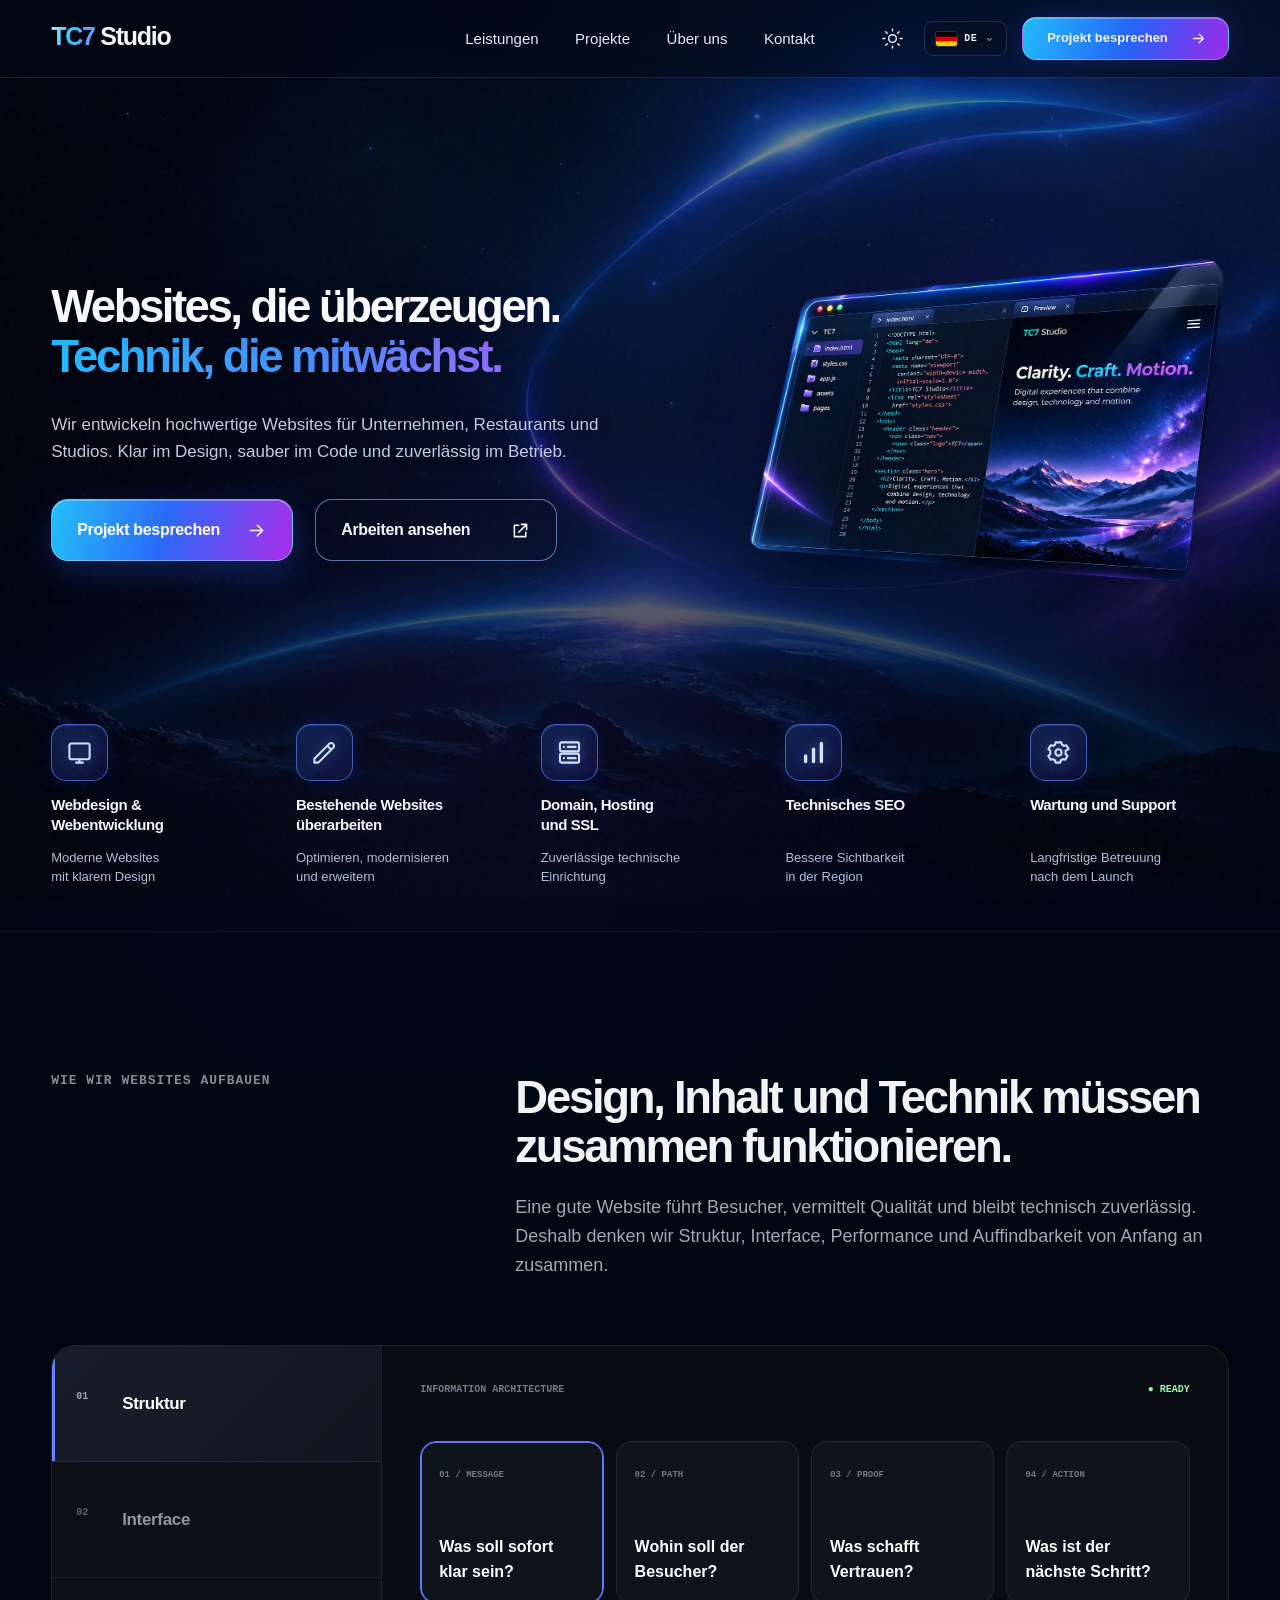
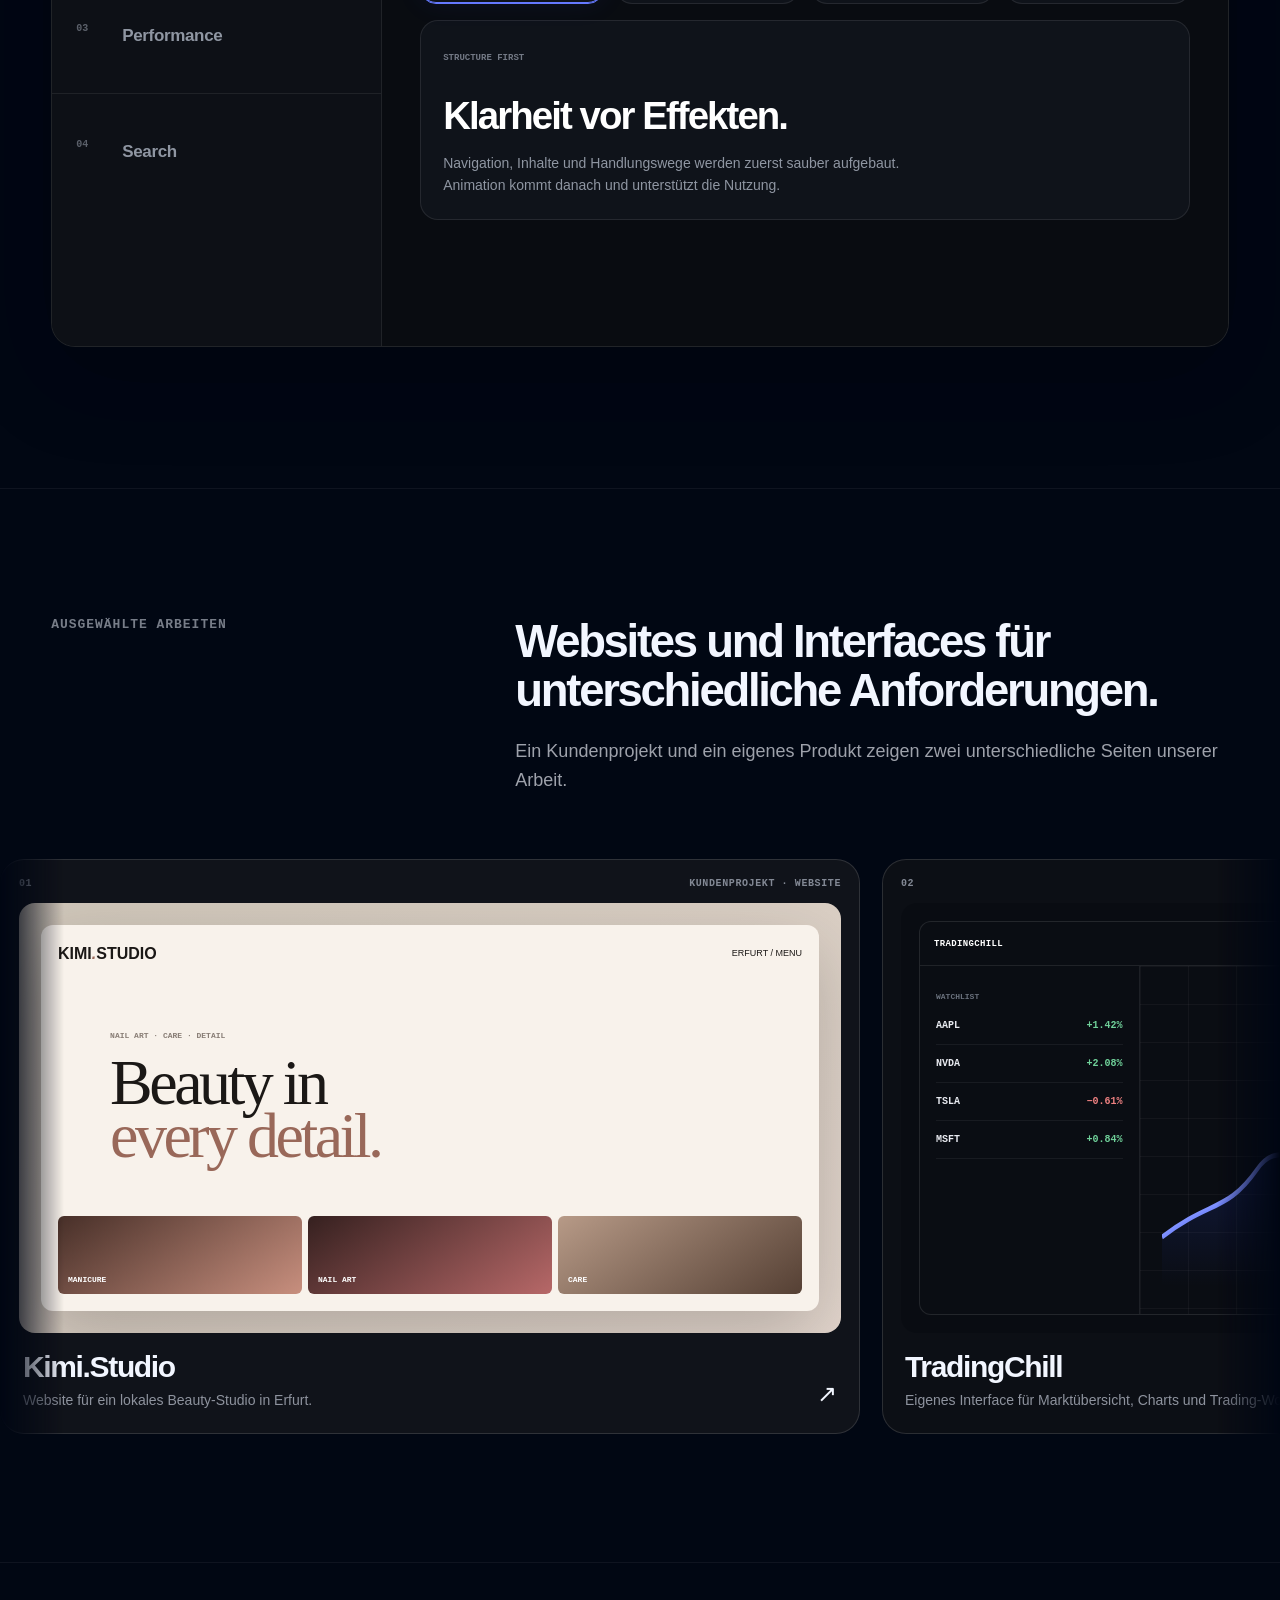
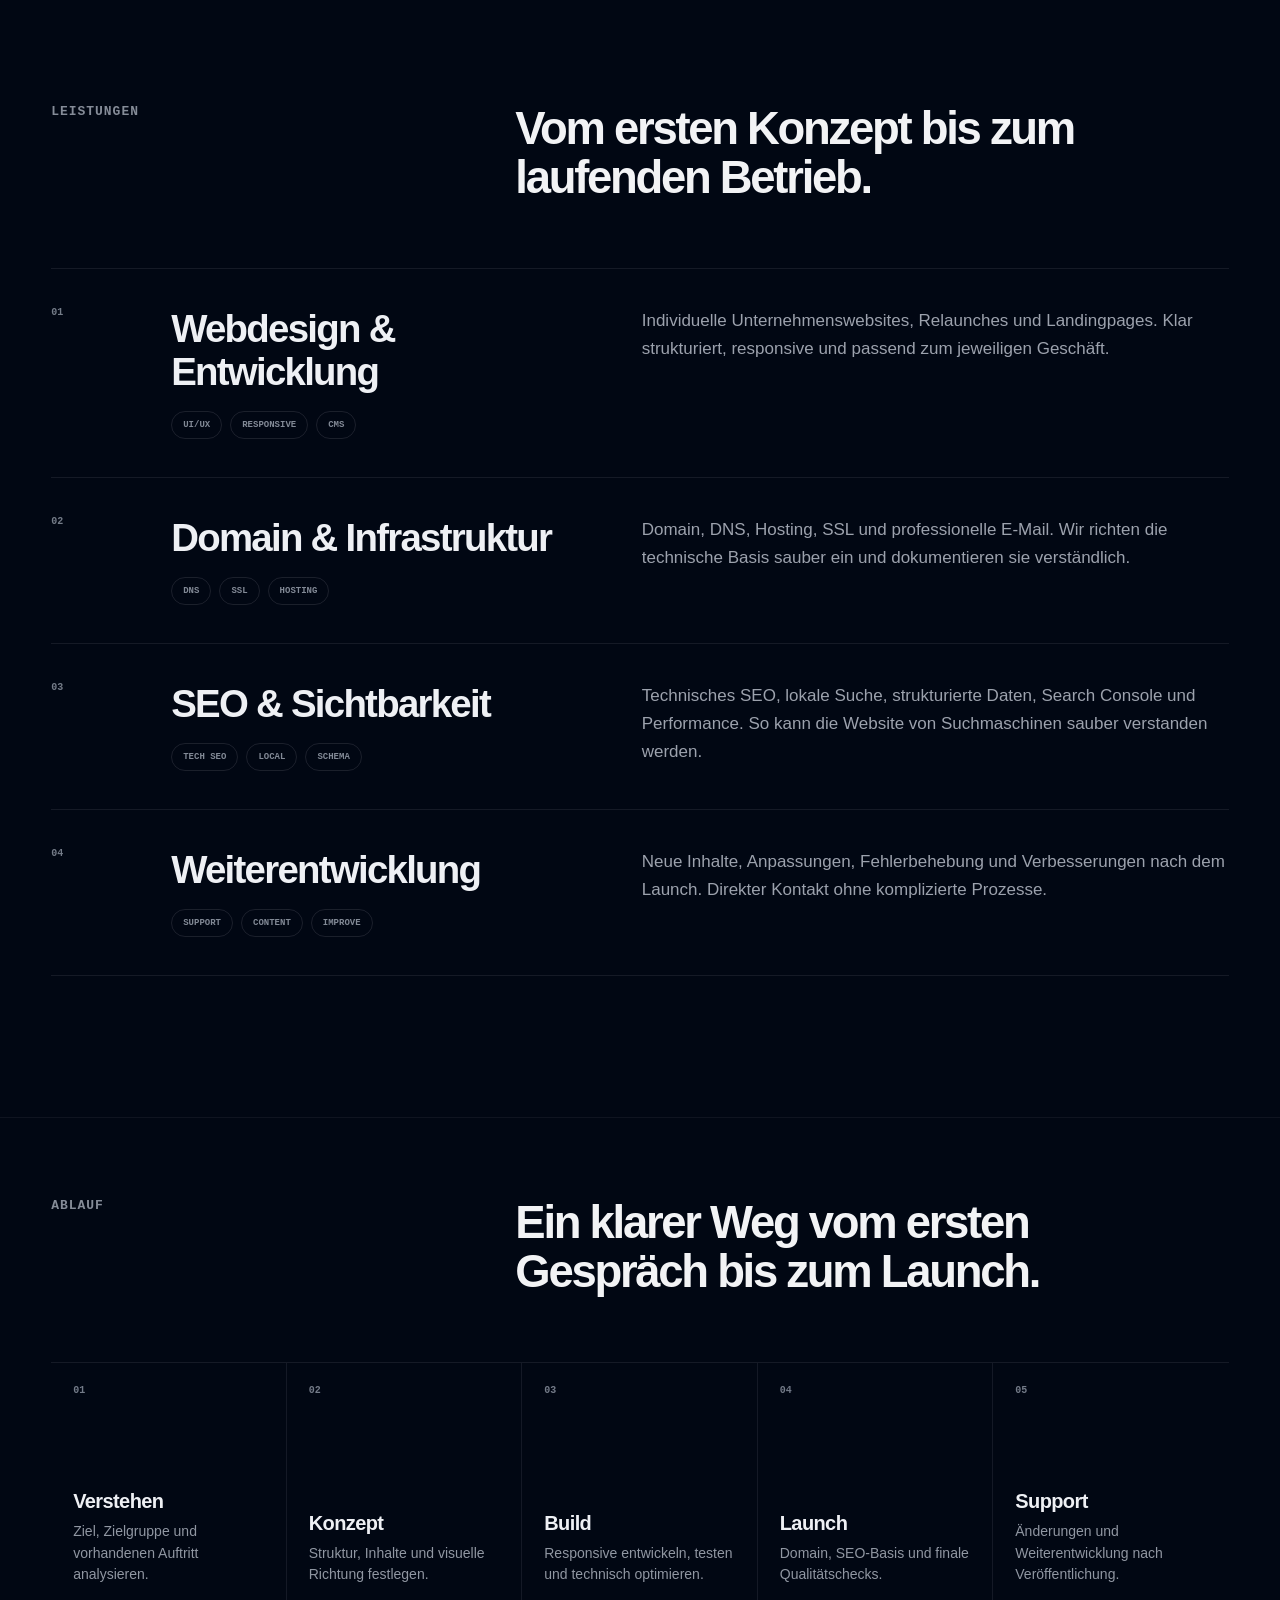
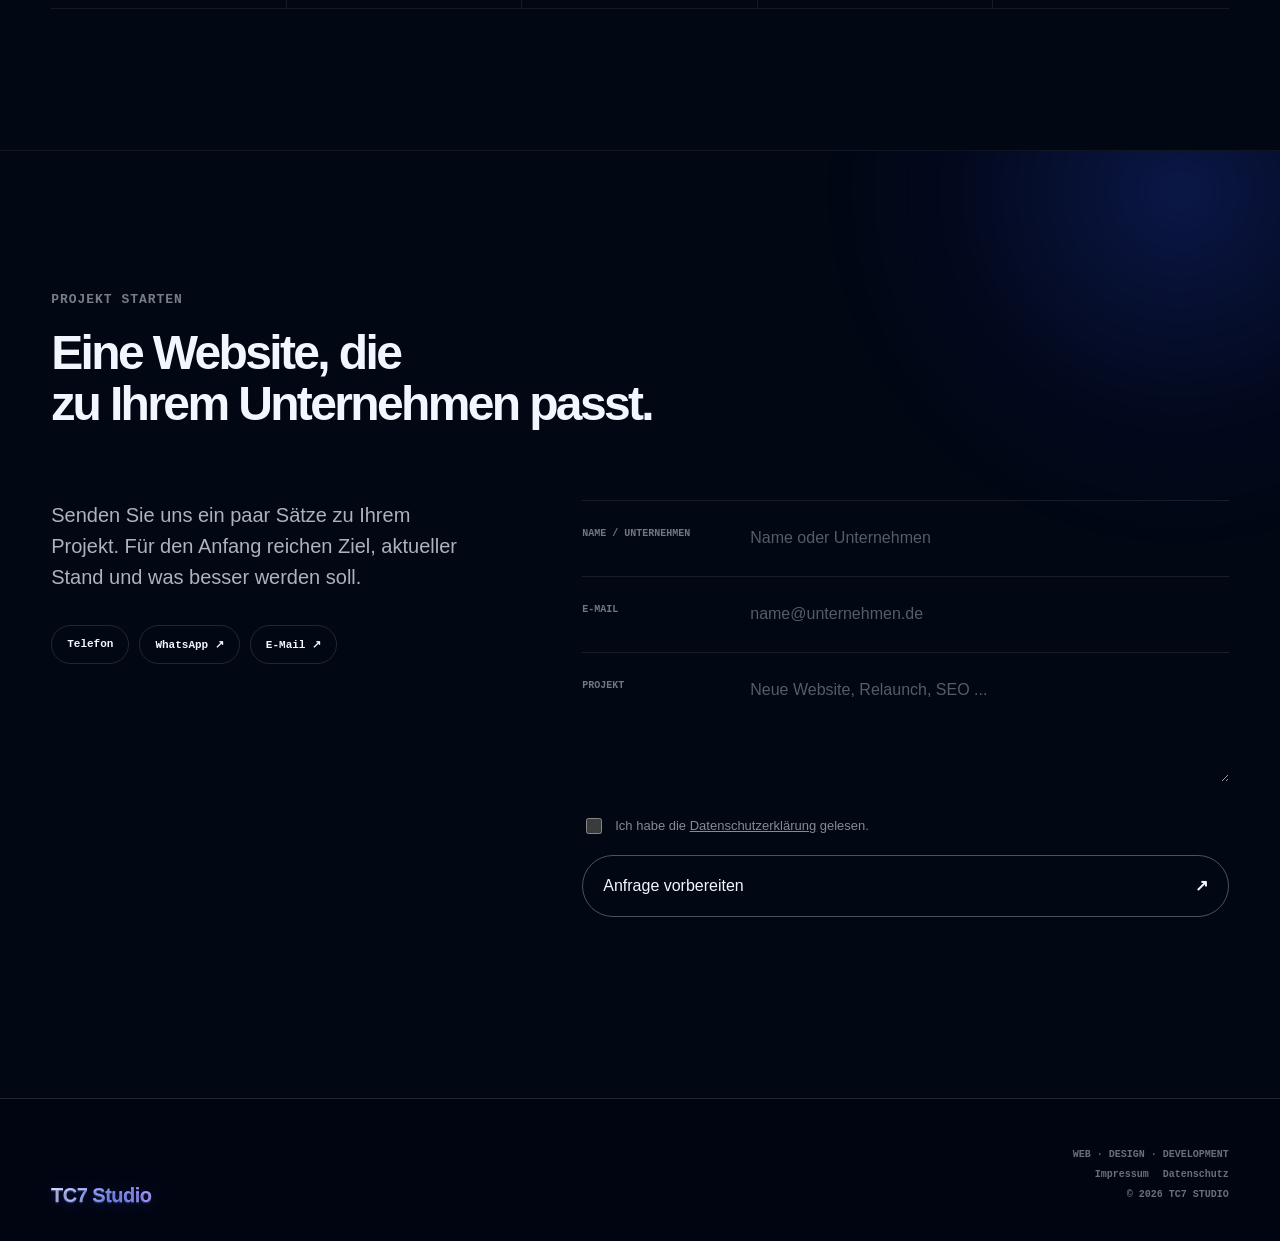
<file: index.html>
<!doctype html>
<html lang="de">
<head>
<meta charset="utf-8">
<meta name="viewport" content="width=device-width,initial-scale=1">
<meta name="theme-color" content="#080a0e">
<title>TC7 Studio | Webdesign, Entwicklung & SEO</title>
<meta name="description" content="TC7 Studio entwickelt hochwertige Websites für Restaurants, Studios und kleine Unternehmen. Webdesign, Entwicklung, Domain-Setup, SEO und Support aus einer Hand.">
<link rel="icon" href="/assets/brand/tc7-logo.svg" type="image/svg+xml">
<meta property="og:type" content="website">
<meta property="og:site_name" content="TC7 Studio">
<meta property="og:locale" content="de_DE">
<meta property="og:title" content="TC7 Studio | Webdesign, Entwicklung & SEO">
<meta property="og:description" content="Hochwertige Websites für lokale Unternehmen. Design, Entwicklung, SEO und Support.">
<meta property="og:image" content="/assets/brand/og-tc7.svg">
<meta name="twitter:card" content="summary_large_image">
<meta name="twitter:title" content="TC7 Studio | Webdesign, Entwicklung & SEO">
<meta name="twitter:description" content="Hochwertige Websites für lokale Unternehmen. Design, Entwicklung, SEO und Support.">
<meta name="twitter:image" content="/assets/brand/og-tc7.svg">
<link rel="alternate" hreflang="de" href="?lang=de">
<link rel="alternate" hreflang="vi" href="?lang=vi">
<link rel="alternate" hreflang="en" href="?lang=en">
<link rel="alternate" hreflang="x-default" href="?lang=de">
<link rel="preload" href="/assets/hero/approved-tablet-cutout.avif" as="image" type="image/avif">
<link rel="stylesheet" href="/styles.css">
<link rel="stylesheet" href="/cinematic.css">
<link rel="stylesheet" href="/showcase-upgrade.css">
<link rel="stylesheet" href="/cosmic-v2.css">
<script type="application/ld+json">
{"@context":"https://schema.org","@type":"ProfessionalService","name":"TC7 Studio","email":"mailto:cuong8993@gmail.com","telephone":"+49 173 9117103","areaServed":{"@type":"Country","name":"Germany"},"availableLanguage":["de","vi","en"],"serviceType":["Webdesign","Website Entwicklung","Website Relaunch","Domain und DNS Setup","SEO","Website Support"]}
</script>
</head>
<body>
<div class="noise"></div>
<div class="cursor-glow"></div>

<header class="site-header">
  <div class="header-inner shell">
    <a class="brand" href="#top" aria-label="TC7 Studio Startseite">
      <img class="brand-mark" src="/assets/brand/tc7-mark-transparent.svg" alt="">
      <span class="brand-type brand-wordmark"><strong><span>TC7</span> Studio</strong></span>
    </a>
    <nav class="main-nav" aria-label="Hauptnavigation">
      <a href="#services" data-t="nav.services">Leistungen</a>
      <a href="#work" data-t="nav.work">Projekte</a>
      <a href="#about" data-t="nav.about">Über uns</a>
      <a href="#contact" data-t="nav.contact">Kontakt</a>
    </nav>
    <div class="header-tools">
      <button class="ambient-toggle" type="button" aria-label="Lichteffekte reduzieren" aria-pressed="false" title="Lichteffekte ein- oder ausschalten"><svg viewBox="0 0 24 24" fill="none" stroke="currentColor" stroke-width="1.5" stroke-linecap="round" aria-hidden="true"><circle cx="12" cy="12" r="4"/><path d="M12 2v2m0 16v2M2 12h2m16 0h2M5 5l1.5 1.5m11 11L19 19M19 5l-1.5 1.5m-11 11L5 19"/></svg></button>
      <div class="language-select">
        <button class="language-trigger" type="button" aria-haspopup="listbox" aria-expanded="false" aria-label="Sprache wählen">
          <img class="language-current-flag" src="/assets/flags/de.svg" alt="" aria-hidden="true">
          <span class="language-current-code">DE</span>
          <span class="language-chevron" aria-hidden="true">⌄</span>
        </button>
        <div class="language-menu" role="listbox" aria-label="Sprache">
          <button class="language-option active" data-lang="de" type="button" role="option" aria-selected="true"><img src="/assets/flags/de.svg" alt=""><b>Deutsch</b></button>
          <button class="language-option" data-lang="vi" type="button" role="option" aria-selected="false"><img src="/assets/flags/vi.svg" alt=""><b>Tiếng Việt</b></button>
          <button class="language-option" data-lang="en" type="button" role="option" aria-selected="false"><img src="/assets/flags/en.svg" alt=""><b>English</b></button>
        </div>
      </div>
      <a class="header-cta" href="#contact"><span data-t="hero.cta">Projekt besprechen</span><svg viewBox="0 0 24 24" fill="none" stroke="currentColor" stroke-width="1.8" aria-hidden="true"><path d="M5 12h14m-6-6 6 6-6 6" stroke-linecap="round" stroke-linejoin="round"/></svg></a>
      <button class="menu-btn" type="button" aria-label="Menü öffnen"><span></span><span></span></button>
    </div>
  </div>
</header>

<div class="mobile-menu" aria-label="Mobile Navigation">
  <a href="#services" data-t="nav.services">Leistungen</a>
  <a href="#work" data-t="nav.work">Projekte</a>
  <a href="#about" data-t="nav.about">Über uns</a>
  <a href="#contact" data-t="nav.contact">Kontakt</a>
</div>

<main>
<section class="hero cinematic-hero" id="top">
  <div class="cinematic-backdrop" aria-hidden="true"></div>
  <div class="cinematic-vignette" aria-hidden="true"></div>
  <canvas class="hero-light-canvas" id="heroLightCanvas" aria-hidden="true"></canvas>
  <div class="hero-lighting" aria-hidden="true"><i class="hero-orb orb-a"></i><i class="hero-orb orb-b"></i><i class="hero-orb orb-c"></i></div>

  <div class="hero-content shell">
    <div class="cinematic-layout">
      <div class="cinematic-copy">
        <h1>
          <span data-t="hero.a">Websites, die überzeugen.</span>
          <span class="accent" data-t="hero.b">Technik, die mitwächst.</span>
        </h1>
        <p class="cinematic-intro" data-t="hero.body">Wir entwickeln hochwertige Websites für Unternehmen, Restaurants und Studios. Klar im Design, sauber im Code und zuverlässig im Betrieb.</p>
        <div class="hero-actions">
          <a class="btn btn-primary cinematic-btn" href="#contact"><span data-t="hero.cta">Projekt besprechen</span><svg viewBox="0 0 24 24" fill="none" stroke="currentColor" stroke-width="1.8" aria-hidden="true"><path d="M5 12h14m-6-6 6 6-6 6" stroke-linecap="round" stroke-linejoin="round"/></svg></a>
          <a class="btn btn-ghost cinematic-btn" href="#work"><span data-t="hero.work">Arbeiten ansehen</span><svg viewBox="0 0 24 24" fill="none" stroke="currentColor" stroke-width="1.8" aria-hidden="true"><path d="M13 5h6v6m0-6-9 9" stroke-linecap="round" stroke-linejoin="round"/><path d="M18 14v5H5V6h5" stroke-linecap="round" stroke-linejoin="round"/></svg></a>
        </div>
      </div>

      <!-- Photographic three-panel showcase: perspective preserved in the artwork.
           Its CTA-free preview is decorative; live project links stay on the left. -->
      <div class="cinematic-showcase cinematic-photo reveal" aria-hidden="true">
        <span class="showcase-atmosphere"></span>
        <picture class="showcase-photograph">
          <source srcset="/assets/hero/approved-tablet-cutout.avif" type="image/avif">
          <img src="/assets/hero/approved-tablet-cutout.webp"
               width="1200" height="829" loading="eager" decoding="async"
               fetchpriority="high" alt="">
        </picture>
      </div>
    </div>

    <div class="cinematic-services" aria-label="Unsere Leistungen">
      <a class="cinematic-service" href="#services"><span class="service-icon"><svg viewBox="0 0 24 24" fill="none" stroke="currentColor" stroke-width="1.8" stroke-linecap="round" stroke-linejoin="round" aria-hidden="true"><rect x="3" y="4" width="18" height="14" rx="1.7"/><path d="M9 21h6m-3-3v3"/></svg></span><strong data-t="spot.1.title">Webdesign &amp;<br>Webentwicklung</strong><span data-t="spot.1.body">Moderne Websites<br>mit klarem Design</span></a>
      <a class="cinematic-service" href="#services"><span class="service-icon"><svg viewBox="0 0 24 24" fill="none" stroke="currentColor" stroke-width="1.8" stroke-linecap="round" stroke-linejoin="round" aria-hidden="true"><path d="M3 17.5V21h3.5L19.9 7.6a2.5 2.5 0 0 0-3.5-3.5L3 17.5zM14.5 6l3.5 3.5"/></svg></span><strong data-t="spot.2.title">Bestehende Websites<br>überarbeiten</strong><span data-t="spot.2.body">Optimieren, modernisieren<br>und erweitern</span></a>
      <a class="cinematic-service" href="#services"><span class="service-icon"><svg viewBox="0 0 24 24" fill="none" stroke="currentColor" stroke-width="1.8" stroke-linecap="round" stroke-linejoin="round" aria-hidden="true"><rect x="3.5" y="3" width="17" height="8" rx="1.5"/><rect x="3.5" y="13" width="17" height="8" rx="1.5"/><path d="M7 7h.01M7 17h.01m3.5-10h7m-7 10h7"/></svg></span><strong data-t="spot.3.title">Domain, Hosting<br>und SSL</strong><span data-t="spot.3.body">Zuverlässige technische<br>Einrichtung</span></a>
      <a class="cinematic-service" href="#services"><span class="service-icon"><svg viewBox="0 0 24 24" fill="none" stroke="currentColor" stroke-width="1.8" stroke-linecap="round" stroke-linejoin="round" aria-hidden="true"><path d="M5 20v-5m7 5V9m7 11V4" stroke-width="3"/></svg></span><strong data-t="spot.4.title">Technisches SEO</strong><span data-t="spot.4.body">Bessere Sichtbarkeit<br>in der Region</span></a>
      <a class="cinematic-service" href="#services"><span class="service-icon"><svg viewBox="0 0 24 24" fill="none" stroke="currentColor" stroke-width="1.8" stroke-linecap="round" stroke-linejoin="round" aria-hidden="true"><path d="m9.5 3-.6 2.1a7.3 7.3 0 0 0-1.8 1L5 5.5 3 9l1.8 1.5a7.5 7.5 0 0 0 0 2.9L3 15l2 3.5 2.1-.6c.5.4 1.1.7 1.8 1l.6 2.1h4l.6-2.1c.7-.3 1.3-.6 1.8-1l2.1.6 2-3.5-1.8-1.6a7.5 7.5 0 0 0 0-2.8L21 9l-2-3.5-2.1.6a7.3 7.3 0 0 0-1.8-1L14.5 3z"/><circle cx="12" cy="12" r="2.8"/></svg></span><strong data-t="spot.5.title">Wartung und Support</strong><span data-t="spot.5.body">Langfristige Betreuung<br>nach dem Launch</span></a>
    </div>
  </div>
</section>

<section class="dark-surface section" id="about">
  <div class="shell">
    <div class="section-head reveal">
      <p class="eyebrow" data-t="system.label">Wie wir Websites aufbauen</p>
      <div>
        <h2 class="section-title" data-t="system.title">Design, Inhalt und Technik müssen zusammen funktionieren.</h2>
        <p class="section-copy" data-t="system.copy">Eine gute Website führt Besucher, vermittelt Qualität und bleibt technisch zuverlässig. Deshalb denken wir Struktur, Interface, Performance und Auffindbarkeit von Anfang an zusammen.</p>
      </div>
    </div>

    <div class="system-wrap reveal">
      <div class="system-tabs" role="tablist" aria-label="Websystem">
        <button class="system-tab active" type="button" data-panel="panel-structure"><small>01</small><span data-t="tab.1">Struktur</span></button>
        <button class="system-tab" type="button" data-panel="panel-interface"><small>02</small><span data-t="tab.2">Interface</span></button>
        <button class="system-tab" type="button" data-panel="panel-performance"><small>03</small><span data-t="tab.3">Performance</span></button>
        <button class="system-tab" type="button" data-panel="panel-search"><small>04</small><span data-t="tab.4">Search</span></button>
      </div>
      <div class="system-visual">
        <div class="system-panel active" id="panel-structure">
          <div class="panel-top"><span>INFORMATION ARCHITECTURE</span><span class="live">● READY</span></div>
          <div class="flow">
            <div class="flow-node active"><small>01 / MESSAGE</small><strong data-t="system.s1">Was soll sofort klar sein?</strong></div>
            <div class="flow-node"><small>02 / PATH</small><strong data-t="system.s2">Wohin soll der Besucher?</strong></div>
            <div class="flow-node"><small>03 / PROOF</small><strong data-t="system.s3">Was schafft Vertrauen?</strong></div>
            <div class="flow-node"><small>04 / ACTION</small><strong data-t="system.s4">Was ist der nächste Schritt?</strong></div>
          </div>
          <div class="ui-card metric-card system-summary">
            <small>STRUCTURE FIRST</small>
            <strong data-t="system.structure.title">Klarheit vor Effekten.</strong>
            <p data-t="system.structure.body">Navigation, Inhalte und Handlungswege werden zuerst sauber aufgebaut. Animation kommt danach und unterstützt die Nutzung.</p>
          </div>
        </div>

        <div class="system-panel" id="panel-interface">
          <div class="panel-top"><span>INTERFACE SYSTEM</span><span class="live">● RESPONSIVE</span></div>
          <div class="interface-grid">
            <div class="ui-card large">
              <small class="mono">TYPE / SPACE / MOTION</small>
              <h3>Design with<br><i>purpose.</i></h3>
              <p data-t="system.interface.body">Typografie, Kontrast, Rhythmus und Bewegung bekommen eine klare Aufgabe. So wirkt die Seite hochwertig und bleibt einfach zu bedienen.</p>
              <div class="mini-site">
                <div class="mini-site-head"><span>BRAND / 01</span><span>MENU ↗</span></div>
                <div class="mini-site-title">A digital presence<br>that feels intentional.</div>
              </div>
            </div>
            <div class="side-stack">
              <div class="ui-card metric-card"><small>LAYOUT</small><strong>Fluid</strong><p data-t="system.interface.layout">Das Layout wird für kleine und große Displays gemeinsam entwickelt.</p></div>
              <div class="ui-card metric-card"><small>MOTION</small><strong>Subtle</strong><p data-t="system.interface.motion">Bewegung führt den Blick und gibt Feedback, ohne den Inhalt zu überdecken.</p></div>
            </div>
          </div>
        </div>

        <div class="system-panel" id="panel-performance">
          <div class="panel-top"><span>PERFORMANCE LAYER</span><span class="live">● LEAN BUILD</span></div>
          <div class="checks">
            <div class="check"><div class="check-head"><span>HTML</span><b>PASS</b></div><strong data-t="perf.1.title">Semantisch</strong><p data-t="perf.1.body">Klare Struktur und echte Bedienelemente.</p></div>
            <div class="check"><div class="check-head"><span>CSS</span><b>PASS</b></div><strong data-t="perf.2.title">Responsive</strong><p data-t="perf.2.body">Fluide Layouts statt starrer Desktop Lösungen.</p></div>
            <div class="check"><div class="check-head"><span>JS</span><b>LEAN</b></div><strong data-t="perf.3.title">Gezielt</strong><p data-t="perf.3.body">Interaktion nur dort, wo sie einen echten Nutzen hat.</p></div>
            <div class="check"><div class="check-head"><span>A11Y</span><b>ON</b></div><strong data-t="perf.4.title">Mitgedacht</strong><p data-t="perf.4.body">Fokuszustände, Reduced Motion und Tastaturbedienung.</p></div>
          </div>
        </div>

        <div class="system-panel" id="panel-search">
          <div class="panel-top"><span>SEARCH FOUNDATION</span><span class="live">● INDEXABLE</span></div>
          <div class="ui-card metric-card search-card">
            <small>SEARCH ENGINES NEED STRUCTURE</small>
            <strong data-t="search.title">Gefunden werden beginnt im Aufbau.</strong>
            <p data-t="search.body">Metadaten, strukturierte Inhalte, lokale Signale und Performance bilden die technische Grundlage für Sichtbarkeit.</p>
            <div class="search-lines" aria-hidden="true"><div class="search-line"><i style="width:96%"></i></div><div class="search-line"><i></i></div><div class="search-line"><i></i></div><div class="search-line"><i></i></div></div>
          </div>
        </div>
      </div>
    </div>
  </div>
</section>

<section class="work-section dark" id="work">
  <div class="shell work-heading reveal">
    <p class="eyebrow" data-t="work.label">Ausgewählte Arbeiten</p>
    <div>
      <h2 class="section-title" data-t="work.heading">Websites und Interfaces, die unterschiedliche Aufgaben lösen.</h2>
      <p class="section-copy" data-t="work.intro">Kundenprojekt und eigenes Produkt. Beide zeigen unterschiedliche Seiten unserer Arbeit.</p>
    </div>
  </div>

  <div class="work-marquee" aria-label="Projektübersicht">
    <div class="work-track">
      <div class="work-set">
        <a class="project-card project-kimi" href="https://kimi-studio-erfurt.de/" target="_blank" rel="noreferrer">
          <div class="project-meta"><span>01</span><span data-t="work.kimi.type">KUNDENPROJEKT · WEBSITE</span></div>
          <div class="project-visual">
            <div class="kimi-window">
              <div class="kimi-nav"><strong>KIMI<i>.</i>STUDIO</strong><span>ERFURT / MENU</span></div>
              <div class="kimi-hero"><small>NAIL ART · CARE · DETAIL</small><strong>Beauty in<br><i>every detail.</i></strong></div>
              <div class="kimi-bottom"><div>MANICURE</div><div>NAIL ART</div><div>CARE</div></div>
            </div>
          </div>
          <div class="project-caption"><div><h3>Kimi.Studio</h3><p data-t="work.kimi.body">Website für ein lokales Beauty-Studio in Erfurt.</p></div><b>↗</b></div>
        </a>

        <a class="project-card project-trading" href="https://tradingchill.tc7inch.workers.dev/" target="_blank" rel="noreferrer">
          <div class="project-meta"><span>02</span><span data-t="work.trading.type">EIGENES PRODUKT · WEB APP</span></div>
          <div class="project-visual trading-visual">
            <div class="trading-window">
              <div class="trade-top"><strong>TRADINGCHILL</strong><span>MARKET / LIVE</span></div>
              <div class="trade-layout">
                <div class="watchlist">
                  <small>WATCHLIST</small>
                  <div><b>AAPL</b><i>+1.42%</i></div><div><b>NVDA</b><i>+2.08%</i></div><div><b>TSLA</b><em>−0.61%</em></div><div><b>MSFT</b><i>+0.84%</i></div>
                </div>
                <div class="chart">
                  <div class="chart-grid"></div>
                  <svg viewBox="0 0 600 220" preserveAspectRatio="none" aria-hidden="true"><path d="M0 180 C55 150 75 160 110 125 S175 150 210 100 S275 115 315 76 S390 92 425 52 S505 78 600 25" fill="none" stroke="#7f91ff" stroke-width="4"/><path d="M0 180 C55 150 75 160 110 125 S175 150 210 100 S275 115 315 76 S390 92 425 52 S505 78 600 25 L600 220 L0 220Z" fill="url(#tradeFill)"/><defs><linearGradient id="tradeFill" x1="0" y1="0" x2="0" y2="1"><stop offset="0" stop-color="#3152ff" stop-opacity=".34"/><stop offset="1" stop-color="#3152ff" stop-opacity="0"/></linearGradient></defs></svg>
                  <span class="price-pill">LIVE</span>
                </div>
              </div>
            </div>
          </div>
          <div class="project-caption"><div><h3>TradingChill</h3><p data-t="work.trading.body">Eigenes Interface für Marktübersicht, Charts und Trading Workflows.</p></div><b>↗</b></div>
        </a>
      </div>

      <div class="work-set" aria-hidden="true">
        <a class="project-card project-kimi" href="https://kimi-studio-erfurt.de/" tabindex="-1">
          <div class="project-meta"><span>01</span><span data-t="work.kimi.type">KUNDENPROJEKT · WEBSITE</span></div>
          <div class="project-visual">
            <div class="kimi-window">
              <div class="kimi-nav"><strong>KIMI<i>.</i>STUDIO</strong><span>ERFURT / MENU</span></div>
              <div class="kimi-hero"><small>NAIL ART · CARE · DETAIL</small><strong>Beauty in<br><i>every detail.</i></strong></div>
              <div class="kimi-bottom"><div>MANICURE</div><div>NAIL ART</div><div>CARE</div></div>
            </div>
          </div>
          <div class="project-caption"><div><h3>Kimi.Studio</h3><p data-t="work.kimi.body">Website für ein lokales Beauty-Studio in Erfurt.</p></div><b>↗</b></div>
        </a>
        <a class="project-card project-trading" href="https://tradingchill.tc7inch.workers.dev/" tabindex="-1">
          <div class="project-meta"><span>02</span><span data-t="work.trading.type">EIGENES PRODUKT · WEB APP</span></div>
          <div class="project-visual trading-visual">
            <div class="trading-window">
              <div class="trade-top"><strong>TRADINGCHILL</strong><span>MARKET / LIVE</span></div>
              <div class="trade-layout">
                <div class="watchlist"><small>WATCHLIST</small><div><b>AAPL</b><i>+1.42%</i></div><div><b>NVDA</b><i>+2.08%</i></div><div><b>TSLA</b><em>−0.61%</em></div><div><b>MSFT</b><i>+0.84%</i></div></div>
                <div class="chart"><div class="chart-grid"></div><svg viewBox="0 0 600 220" preserveAspectRatio="none" aria-hidden="true"><path d="M0 180 C55 150 75 160 110 125 S175 150 210 100 S275 115 315 76 S390 92 425 52 S505 78 600 25" fill="none" stroke="#7f91ff" stroke-width="4"/><path d="M0 180 C55 150 75 160 110 125 S175 150 210 100 S275 115 315 76 S390 92 425 52 S505 78 600 25 L600 220 L0 220Z" fill="rgba(49,82,255,.12)"/></svg><span class="price-pill">LIVE</span></div>
              </div>
            </div>
          </div>
          <div class="project-caption"><div><h3>TradingChill</h3><p data-t="work.trading.body">Eigenes Interface für Marktübersicht, Charts und Trading Workflows.</p></div><b>↗</b></div>
        </a>
      </div>
    </div>
  </div>
</section>

<section class="dark-surface section" id="services">
  <div class="shell">
    <div class="section-head reveal">
      <p class="eyebrow" data-t="cap.label">Leistungen</p>
      <h2 class="section-title" data-t="cap.title">Vom ersten Konzept bis zum laufenden Betrieb.</h2>
    </div>
    <div class="capabilities">
      <article class="capability reveal"><small>01</small><div><h3 data-t="cap1.title">Webdesign & Entwicklung</h3><div class="capability-tags"><span>UI/UX</span><span>RESPONSIVE</span><span>CMS</span></div></div><p data-t="cap1.body">Individuelle Unternehmenswebsites, Relaunches und Landingpages. Klar strukturiert, responsive und passend zum jeweiligen Geschäft.</p></article>
      <article class="capability reveal"><small>02</small><div><h3 data-t="cap2.title">Domain & Infrastruktur</h3><div class="capability-tags"><span>DNS</span><span>SSL</span><span>HOSTING</span></div></div><p data-t="cap2.body">Domain, DNS, Hosting, SSL und professionelle E-Mail. Die technische Basis wird sauber eingerichtet und verständlich dokumentiert.</p></article>
      <article class="capability reveal"><small>03</small><div><h3 data-t="cap3.title">SEO & Sichtbarkeit</h3><div class="capability-tags"><span>TECH SEO</span><span>LOCAL</span><span>SCHEMA</span></div></div><p data-t="cap3.body">Technisches SEO, lokale Suche, strukturierte Daten, Search Console und Performance. So kann die Website von Suchmaschinen sauber verstanden werden.</p></article>
      <article class="capability reveal"><small>04</small><div><h3 data-t="cap4.title">Weiterentwicklung</h3><div class="capability-tags"><span>SUPPORT</span><span>CONTENT</span><span>IMPROVE</span></div></div><p data-t="cap4.body">Neue Inhalte, Anpassungen, Fehlerbehebung und Verbesserungen nach dem Launch. Direkter Kontakt ohne komplizierte Prozesse.</p></article>
    </div>
  </div>
</section>

<section class="dark-surface section process-section" id="process">
  <div class="shell">
    <div class="section-head reveal">
      <p class="eyebrow" data-t="process.label">Ablauf</p>
      <h2 class="section-title" data-t="process.title">Ein klarer Weg vom ersten Gespräch bis zum Launch.</h2>
    </div>
    <div class="process-track">
      <article class="process-step reveal"><small>01</small><h3 data-t="p1.title">Verstehen</h3><p data-t="p1.body">Ziel, Zielgruppe und vorhandenen Auftritt analysieren.</p></article>
      <article class="process-step reveal"><small>02</small><h3 data-t="p2.title">Konzept</h3><p data-t="p2.body">Struktur, Inhalte und visuelle Richtung festlegen.</p></article>
      <article class="process-step reveal"><small>03</small><h3 data-t="p3.title">Build</h3><p data-t="p3.body">Responsive entwickeln, testen und technisch optimieren.</p></article>
      <article class="process-step reveal"><small>04</small><h3 data-t="p4.title">Launch</h3><p data-t="p4.body">Domain, SEO-Basis und finale Qualitätschecks.</p></article>
      <article class="process-step reveal"><small>05</small><h3 data-t="p5.title">Support</h3><p data-t="p5.body">Änderungen und Weiterentwicklung nach Veröffentlichung.</p></article>
    </div>
  </div>
</section>

<section class="dark section contact" id="contact">
  <div class="contact-light" aria-hidden="true"></div>
  <div class="shell contact-inner">
    <p class="eyebrow reveal" data-t="contact.label">Projekt starten</p>
    <h2 class="reveal"><span data-t="contact.a">Eine Website, die</span><br><span data-t="contact.b">zu Ihrem Unternehmen passt.</span></h2>
    <div class="contact-grid reveal">
      <div class="contact-copy">
        <p data-t="contact.body">Senden Sie uns ein paar Sätze zu Ihrem Projekt. Für den Anfang reichen Ziel, aktueller Stand und was besser werden soll.</p>
        <div class="contact-actions">
          <a href="tel:+491739117103">Telefon</a>
          <a href="https://wa.me/491739117103" target="_blank" rel="noreferrer">WhatsApp ↗</a>
          <a href="mailto:cuong8993@gmail.com">E-Mail ↗</a>
        </div>
      </div>
      <form class="project-form">
        <div class="hp" aria-hidden="true"><label>Website<input name="website" tabindex="-1" autocomplete="off"></label></div>
        <label class="form-row"><span data-t="form.name">Name / Unternehmen</span><input name="name" required autocomplete="name" placeholder="Name oder Unternehmen"></label>
        <label class="form-row"><span data-t="form.email">E-Mail</span><input name="email" type="email" required autocomplete="email" placeholder="name@unternehmen.de"></label>
        <label class="form-row"><span data-t="form.project">Projekt</span><textarea name="project" rows="4" required placeholder="Neue Website, Relaunch, SEO ..."></textarea></label>
        <label class="privacy"><input name="privacy" type="checkbox" required><span data-t="form.privacy">Ich habe die <a href="/datenschutz.html" target="_blank">Datenschutzerklärung</a> gelesen.</span></label>
        <button class="submit" type="submit"><span data-t="form.send">Anfrage vorbereiten</span><b>↗</b></button>
        <p class="status" aria-live="polite"></p>
      </form>
    </div>
  </div>
</section>
</main>

<footer class="site-footer">
  <div class="footer-top shell">
    <div class="brand-wordmark footer-wordmark" aria-label="TC7 Studio"><strong><span>TC7</span> Studio</strong></div>
    <div class="footer-meta">
      <div>WEB · DESIGN · DEVELOPMENT</div>
      <div><a href="/impressum.html">Impressum</a><a href="/datenschutz.html">Datenschutz</a></div>
      <div>© <span class="year"></span> TC7 STUDIO</div>
    </div>
  </div>
</footer>

<script src="/app.js" defer></script>
<script src="/cinematic.js" defer></script>
</body>
</html>
</file>
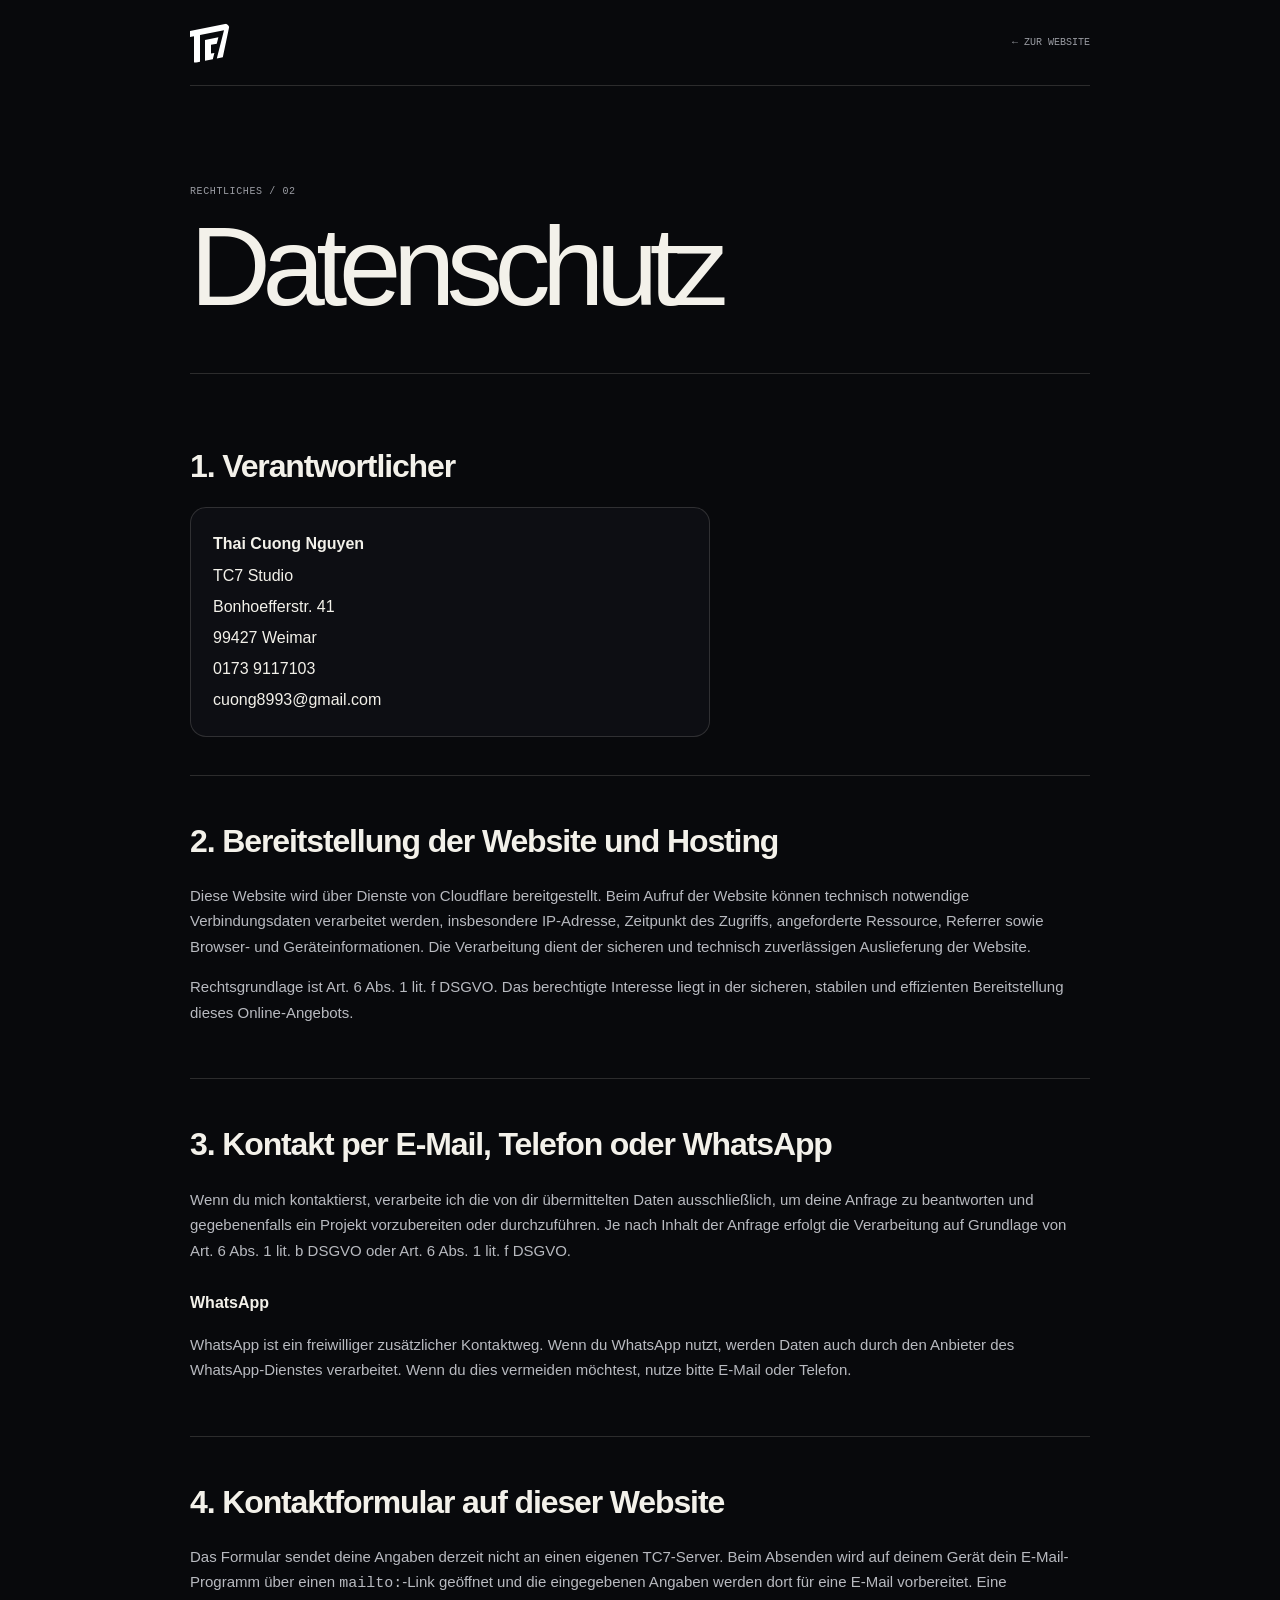
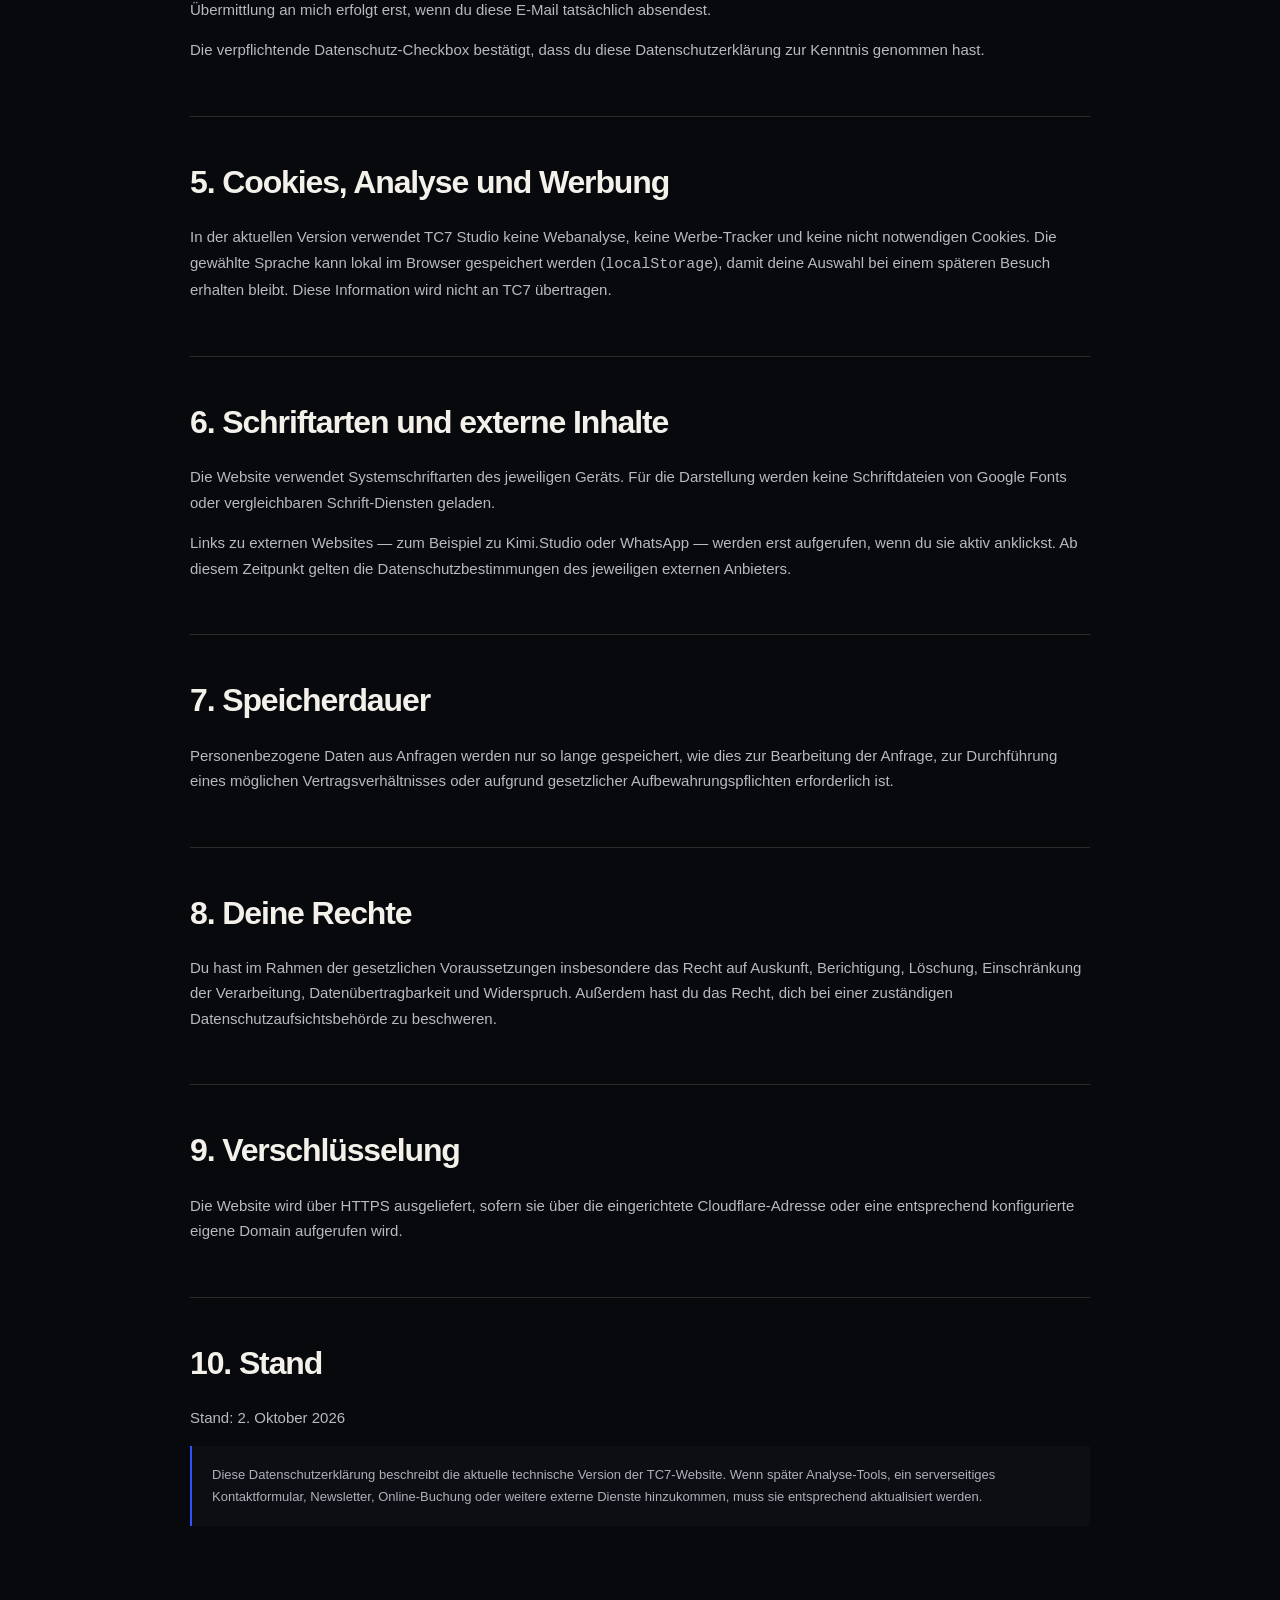
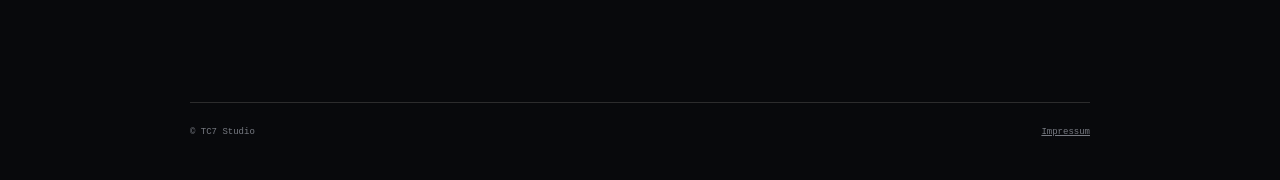
<file: datenschutz.html>
<!doctype html>
<html lang="de"><head><meta charset="utf-8"><meta name="viewport" content="width=device-width,initial-scale=1"><meta name="theme-color" content="#08090c"><title>Datenschutz — TC7 Studio</title><meta name="robots" content="index,follow"><link rel="icon" href="/assets/brand/tc7-mark-transparent.svg" type="image/svg+xml"><link rel="stylesheet" href="/legal.css"></head>
<body><div class="wrap"><header class="topbar"><a class="brand" href="/" aria-label="TC7 Studio Startseite"><img src="/assets/brand/tc7-mark-transparent.svg" alt="TC7"></a><a class="back" href="/">← ZUR WEBSITE</a></header><main><div class="hero"><p class="eyebrow">RECHTLICHES / 02</p><h1>Datenschutz</h1></div><div class="content">
<section><h2>1. Verantwortlicher</h2><div class="contact-card"><strong>Thai Cuong Nguyen</strong><span>TC7 Studio</span><span>Bonhoefferstr. 41</span><span>99427 Weimar</span><a href="tel:+491739117103">0173 9117103</a><a href="mailto:cuong8993@gmail.com">cuong8993@gmail.com</a></div></section>
<section><h2>2. Bereitstellung der Website und Hosting</h2><p>Diese Website wird über Dienste von Cloudflare bereitgestellt. Beim Aufruf der Website können technisch notwendige Verbindungsdaten verarbeitet werden, insbesondere IP-Adresse, Zeitpunkt des Zugriffs, angeforderte Ressource, Referrer sowie Browser- und Geräteinformationen. Die Verarbeitung dient der sicheren und technisch zuverlässigen Auslieferung der Website.</p><p>Rechtsgrundlage ist Art. 6 Abs. 1 lit. f DSGVO. Das berechtigte Interesse liegt in der sicheren, stabilen und effizienten Bereitstellung dieses Online-Angebots.</p></section>
<section><h2>3. Kontakt per E-Mail, Telefon oder WhatsApp</h2><p>Wenn du mich kontaktierst, verarbeite ich die von dir übermittelten Daten ausschließlich, um deine Anfrage zu beantworten und gegebenenfalls ein Projekt vorzubereiten oder durchzuführen. Je nach Inhalt der Anfrage erfolgt die Verarbeitung auf Grundlage von Art. 6 Abs. 1 lit. b DSGVO oder Art. 6 Abs. 1 lit. f DSGVO.</p><h3>WhatsApp</h3><p>WhatsApp ist ein freiwilliger zusätzlicher Kontaktweg. Wenn du WhatsApp nutzt, werden Daten auch durch den Anbieter des WhatsApp-Dienstes verarbeitet. Wenn du dies vermeiden möchtest, nutze bitte E-Mail oder Telefon.</p></section>
<section><h2>4. Kontaktformular auf dieser Website</h2><p>Das Formular sendet deine Angaben derzeit nicht an einen eigenen TC7-Server. Beim Absenden wird auf deinem Gerät dein E-Mail-Programm über einen <code>mailto:</code>-Link geöffnet und die eingegebenen Angaben werden dort für eine E-Mail vorbereitet. Eine Übermittlung an mich erfolgt erst, wenn du diese E-Mail tatsächlich absendest.</p><p>Die verpflichtende Datenschutz-Checkbox bestätigt, dass du diese Datenschutzerklärung zur Kenntnis genommen hast.</p></section>
<section><h2>5. Cookies, Analyse und Werbung</h2><p>In der aktuellen Version verwendet TC7 Studio keine Webanalyse, keine Werbe-Tracker und keine nicht notwendigen Cookies. Die gewählte Sprache kann lokal im Browser gespeichert werden (<code>localStorage</code>), damit deine Auswahl bei einem späteren Besuch erhalten bleibt. Diese Information wird nicht an TC7 übertragen.</p></section>
<section><h2>6. Schriftarten und externe Inhalte</h2><p>Die Website verwendet Systemschriftarten des jeweiligen Geräts. Für die Darstellung werden keine Schriftdateien von Google Fonts oder vergleichbaren Schrift-Diensten geladen.</p><p>Links zu externen Websites — zum Beispiel zu Kimi.Studio oder WhatsApp — werden erst aufgerufen, wenn du sie aktiv anklickst. Ab diesem Zeitpunkt gelten die Datenschutzbestimmungen des jeweiligen externen Anbieters.</p></section>
<section><h2>7. Speicherdauer</h2><p>Personenbezogene Daten aus Anfragen werden nur so lange gespeichert, wie dies zur Bearbeitung der Anfrage, zur Durchführung eines möglichen Vertragsverhältnisses oder aufgrund gesetzlicher Aufbewahrungspflichten erforderlich ist.</p></section>
<section><h2>8. Deine Rechte</h2><p>Du hast im Rahmen der gesetzlichen Voraussetzungen insbesondere das Recht auf Auskunft, Berichtigung, Löschung, Einschränkung der Verarbeitung, Datenübertragbarkeit und Widerspruch. Außerdem hast du das Recht, dich bei einer zuständigen Datenschutzaufsichtsbehörde zu beschweren.</p></section>
<section><h2>9. Verschlüsselung</h2><p>Die Website wird über HTTPS ausgeliefert, sofern sie über die eingerichtete Cloudflare-Adresse oder eine entsprechend konfigurierte eigene Domain aufgerufen wird.</p></section>
<section><h2>10. Stand</h2><p>Stand: 2. Oktober 2026</p><div class="note">Diese Datenschutzerklärung beschreibt die aktuelle technische Version der TC7-Website. Wenn später Analyse-Tools, ein serverseitiges Kontaktformular, Newsletter, Online-Buchung oder weitere externe Dienste hinzukommen, muss sie entsprechend aktualisiert werden.</div></section>
</div></main><footer class="footer"><span>© TC7 Studio</span><span><a href="/impressum.html">Impressum</a></span></footer></div></body></html>
</file>
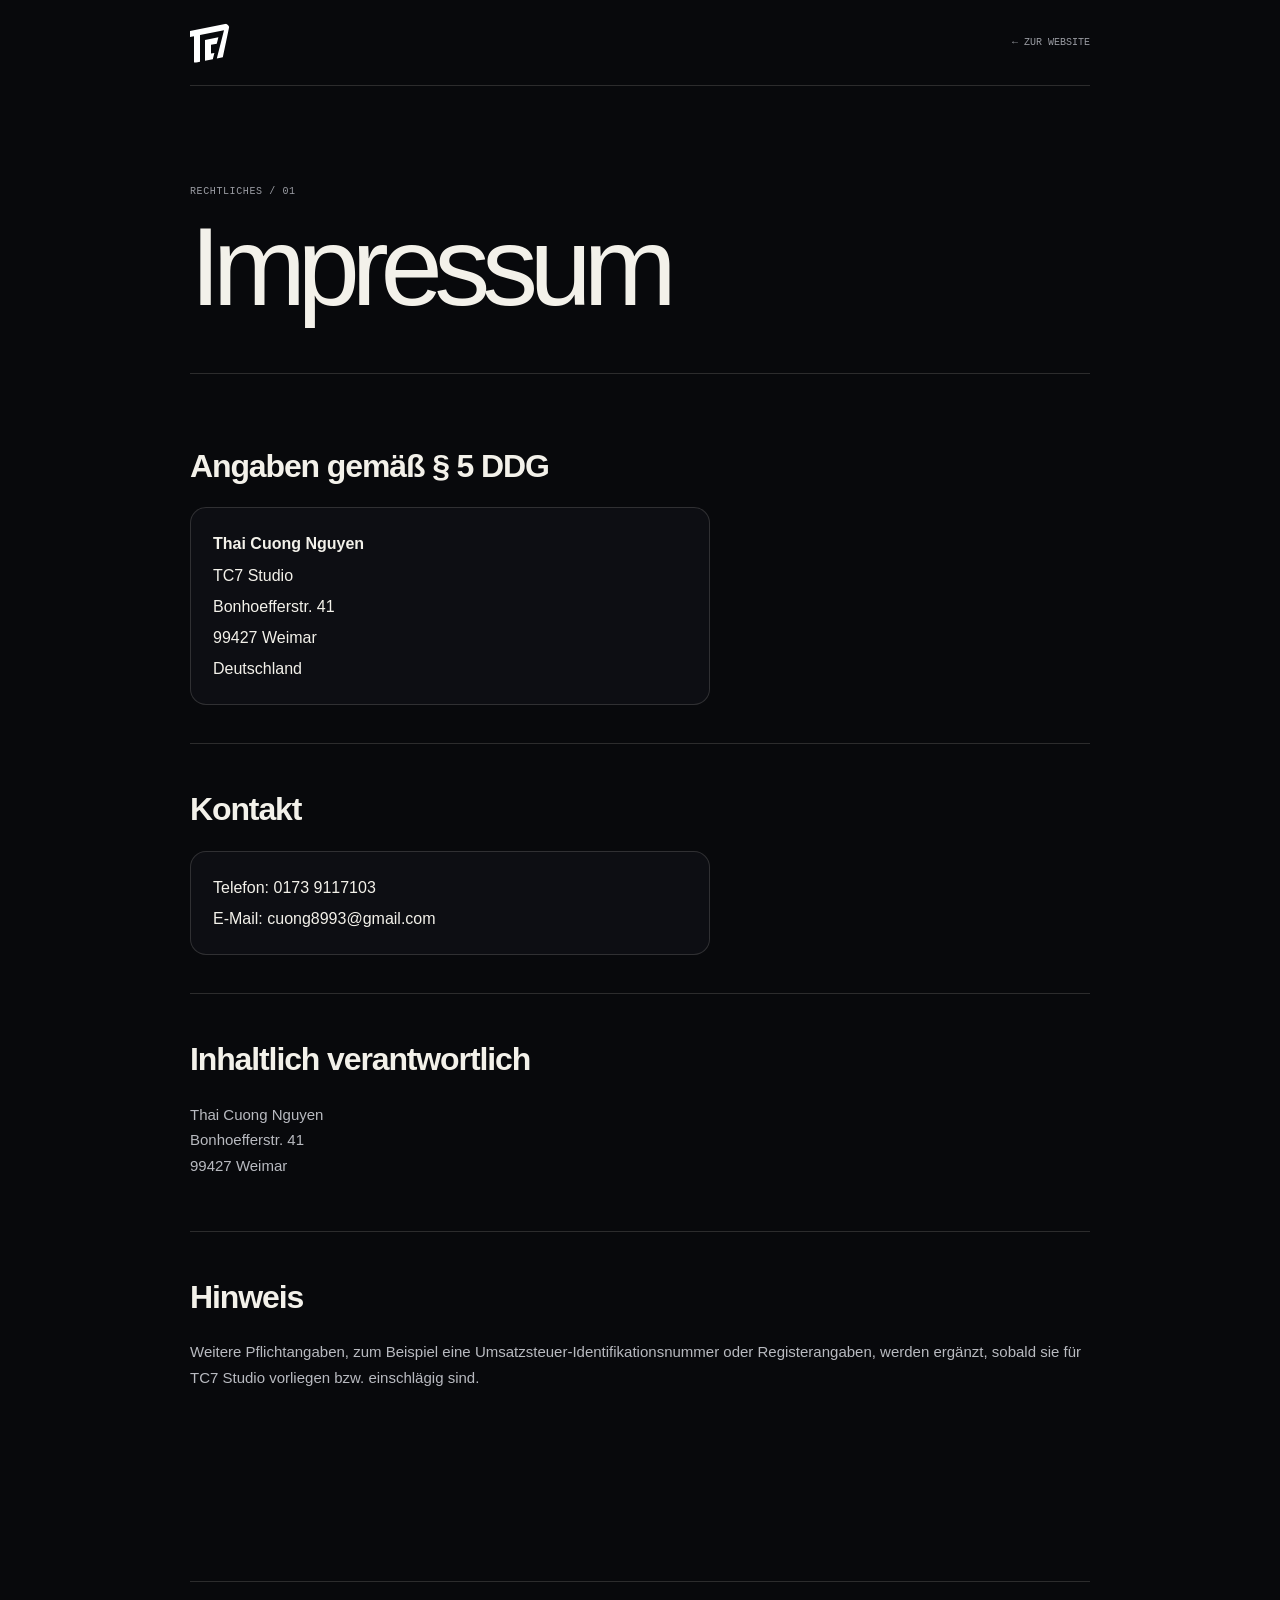
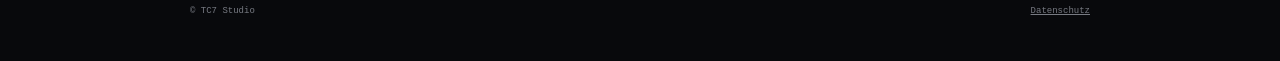
<file: impressum.html>
<!doctype html>
<html lang="de"><head><meta charset="utf-8"><meta name="viewport" content="width=device-width,initial-scale=1"><meta name="theme-color" content="#08090c"><title>Impressum — TC7 Studio</title><meta name="robots" content="index,follow"><link rel="icon" href="/assets/brand/tc7-mark-transparent.svg" type="image/svg+xml"><link rel="stylesheet" href="/legal.css"></head>
<body><div class="wrap"><header class="topbar"><a class="brand" href="/" aria-label="TC7 Studio Startseite"><img src="/assets/brand/tc7-mark-transparent.svg" alt="TC7"></a><a class="back" href="/">← ZUR WEBSITE</a></header><main><div class="hero"><p class="eyebrow">RECHTLICHES / 01</p><h1>Impressum</h1></div><div class="content">
<section><h2>Angaben gemäß § 5 DDG</h2><div class="contact-card"><strong>Thai Cuong Nguyen</strong><span>TC7 Studio</span><span>Bonhoefferstr. 41</span><span>99427 Weimar</span><span>Deutschland</span></div></section>
<section><h2>Kontakt</h2><div class="contact-card"><a href="tel:+491739117103">Telefon: 0173 9117103</a><a href="mailto:cuong8993@gmail.com">E-Mail: cuong8993@gmail.com</a></div></section>
<section><h2>Inhaltlich verantwortlich</h2><p>Thai Cuong Nguyen<br>Bonhoefferstr. 41<br>99427 Weimar</p></section>
<section><h2>Hinweis</h2><p>Weitere Pflichtangaben, zum Beispiel eine Umsatzsteuer-Identifikationsnummer oder Registerangaben, werden ergänzt, sobald sie für TC7 Studio vorliegen bzw. einschlägig sind.</p></section>
</div></main><footer class="footer"><span>© TC7 Studio</span><span><a href="/datenschutz.html">Datenschutz</a></span></footer></div></body></html>
</file>
<file: styles.css>
:root{
--ink:#101114;--paper:#f1efe8;--paper2:#e8e5dc;--night:#080a0e;--night2:#0d1016;--pointer-x:0px;--pointer-y:0px;
--muted:#777b84;--line:rgba(16,17,20,.14);--lineDark:rgba(255,255,255,.13);
--blue:#3152ff;--white:#f8f7f3;--pad:clamp(20px,4vw,64px);--max:1540px;
--sans:-apple-system,BlinkMacSystemFont,"Segoe UI",Helvetica,Arial,sans-serif;
--mono:ui-monospace,SFMono-Regular,Menlo,Monaco,Consolas,"Liberation Mono",monospace
}
*{box-sizing:border-box}
html{scroll-behavior:smooth;background:var(--night)}
body{margin:0;background:var(--night);color:var(--white);font-family:var(--sans);font-size:16px;line-height:1.55;-webkit-font-smoothing:antialiased;overflow-x:hidden}
body.menu-open{overflow:hidden}
a{color:inherit;text-decoration:none}button,input,textarea{font:inherit;color:inherit}button{cursor:pointer}img{max-width:100%}
::selection{background:var(--blue);color:#fff}
a:focus-visible,button:focus-visible,input:focus-visible,textarea:focus-visible{outline:2px solid #8fa0ff;outline-offset:4px}
.shell{width:min(100%,var(--max));margin-inline:auto;padding-inline:var(--pad)}.mono{font-family:var(--mono)}
.noise{position:fixed;inset:0;z-index:70;pointer-events:none;opacity:.028;background-image:url("data:image/svg+xml,%3Csvg viewBox='0 0 180 180' xmlns='http://www.w3.org/2000/svg'%3E%3Cfilter id='n'%3E%3CfeTurbulence type='fractalNoise' baseFrequency='.9' numOctaves='3' stitchTiles='stitch'/%3E%3C/filter%3E%3Crect width='100%25' height='100%25' filter='url(%23n)'/%3E%3C/svg%3E")}
.cursor-glow{position:fixed;z-index:0;width:460px;height:460px;border-radius:50%;pointer-events:none;background:radial-gradient(circle,rgba(79,100,255,.18),rgba(49,82,255,.055) 38%,transparent 68%);filter:blur(8px);transform:translate(-50%,-50%);opacity:0;transition:opacity .25s}
@media(pointer:fine){body:hover .cursor-glow{opacity:1}}

.site-header{position:fixed;z-index:100;inset:0 0 auto;height:92px;border-bottom:1px solid transparent;transition:height .3s,background .3s,border-color .3s}
.site-header.scrolled{height:72px;background:rgba(8,10,14,.87);backdrop-filter:blur(18px);border-color:var(--lineDark)}
.header-inner{height:100%;display:grid;grid-template-columns:1fr auto 1fr;align-items:center}
.brand{display:inline-flex;align-items:center;gap:12px;width:max-content}.brand-mark{width:38px;height:38px;display:block;filter:drop-shadow(0 0 18px rgba(255,255,255,.13))}
.brand-type strong{font-size:20px;letter-spacing:-.035em;font-weight:730;white-space:nowrap}
.main-nav{display:flex;gap:34px;font-size:14px}.main-nav a{color:#c3c6ce;transition:color .2s}.main-nav a:hover{color:#fff}
.header-tools{justify-self:end;display:flex;align-items:center;gap:22px}.langs{display:flex;gap:7px;align-items:center;font:600 10px var(--mono);color:#525762}.langs button{padding:5px 0;border:0;background:transparent;color:#666b77}.langs button.active{color:#fff}
.menu-btn{display:none;width:34px;height:34px;border:0;background:transparent;padding:0}.menu-btn span{display:block;width:23px;height:1px;background:#fff;margin:7px auto;transition:.25s}.menu-btn.open span:first-child{transform:translateY(4px) rotate(45deg)}.menu-btn.open span:last-child{transform:translateY(-4px) rotate(-45deg)}
.mobile-menu{position:fixed;z-index:90;inset:0;background:var(--night);padding:110px var(--pad) 32px;opacity:0;visibility:hidden;transition:.25s}.mobile-menu.open{opacity:1;visibility:visible}.mobile-menu a{display:block;padding:10px 0;border-bottom:1px solid var(--lineDark);font-size:clamp(2.9rem,14vw,5rem);line-height:1.04;letter-spacing:-.06em}

.hero{position:relative;min-height:100svh;padding:150px 0 58px;overflow:hidden;isolation:isolate}
.hero-grid{position:absolute;inset:0;z-index:-5;opacity:.22;background-image:linear-gradient(rgba(255,255,255,.05) 1px,transparent 1px),linear-gradient(90deg,rgba(255,255,255,.05) 1px,transparent 1px);background-size:72px 72px;mask-image:linear-gradient(to bottom,#000 0,#000 68%,transparent 100%)}
.hero-lighting{position:absolute;inset:-15%;z-index:-4;pointer-events:none;overflow:hidden}
.hero-orb{position:absolute;display:block;border-radius:50%;filter:blur(32px);mix-blend-mode:screen;will-change:transform}
.orb-a{width:48vw;aspect-ratio:1;right:-8vw;top:-10vw;background:radial-gradient(circle at 42% 42%,rgba(87,108,255,.36),rgba(49,82,255,.13) 38%,transparent 68%);animation:driftA 14s ease-in-out infinite alternate}
.orb-b{width:34vw;aspect-ratio:1;left:28vw;top:14vh;background:radial-gradient(circle,rgba(78,178,255,.16),rgba(49,82,255,.05) 48%,transparent 70%);animation:driftB 18s ease-in-out infinite alternate}
.orb-c{width:30vw;aspect-ratio:1;right:10vw;bottom:-12vw;background:radial-gradient(circle,rgba(114,81,255,.18),transparent 68%);animation:driftC 12s ease-in-out infinite alternate}
.hero-beam{position:absolute;left:40%;top:-45%;width:12vw;height:150%;background:linear-gradient(to right,transparent,rgba(160,178,255,.09),transparent);filter:blur(12px);transform:rotate(24deg);animation:beamSweep 11s ease-in-out infinite}
@keyframes driftA{0%{transform:translate(var(--pointer-x),var(--pointer-y)) scale(.92)}100%{transform:translate(calc(4vw + var(--pointer-x)),calc(6vh + var(--pointer-y))) scale(1.08)}}
@keyframes driftB{0%{transform:translate(-5vw,1vh) scale(1)}100%{transform:translate(9vw,7vh) scale(1.15)}}
@keyframes driftC{0%{transform:translate(3vw,-2vh) scale(.9)}100%{transform:translate(-8vw,-7vh) scale(1.12)}}
@keyframes beamSweep{0%,15%{transform:translateX(-34vw) rotate(24deg);opacity:0}35%,65%{opacity:1}85%,100%{transform:translateX(44vw) rotate(24deg);opacity:0}}
.hero-content{position:relative;z-index:2}.hero-kicker{display:flex;align-items:center;gap:11px;margin:8vh 0 42px;font:600 13px var(--mono);letter-spacing:.075em;text-transform:uppercase;color:#a1a5af}.status-dot{width:7px;height:7px;border-radius:50%;background:#7cff8b;box-shadow:0 0 16px rgba(124,255,139,.5)}
.hero h1{max-width:100%;margin:0;font-size:clamp(3.45rem,5.3vw,5.2rem);line-height:.92;letter-spacing:-.06em;font-weight:570}.hero h1 span{display:block;white-space:nowrap}.hero h1 .accent{color:#aab4ff;text-shadow:0 0 70px rgba(80,104,255,.16)}
.hero-intro{margin-top:38px;display:grid;grid-template-columns:minmax(0,1fr) minmax(320px,540px);gap:80px;align-items:end}.hero-intro p{grid-column:2;margin:0;color:#b9bcc5;font-size:clamp(17px,1.35vw,21px);line-height:1.55}.hero-actions{grid-column:2;display:flex;gap:11px;flex-wrap:wrap;margin-top:8px}
.btn{min-height:52px;border-radius:999px;padding:0 20px;display:inline-flex;align-items:center;justify-content:center;gap:12px;font-size:13px;font-weight:650;transition:transform .2s,background .2s,color .2s,border-color .2s}.btn:hover{transform:translateY(-2px)}.btn-primary{background:var(--white);color:var(--night)}.btn-primary:hover{background:#fff}.btn-ghost{border:1px solid var(--lineDark);color:#d9dbe1}.btn-ghost:hover{border-color:#757b89}

.hero-stage{position:relative;margin-top:64px;border:1px solid rgba(255,255,255,.16);border-radius:24px;background:rgba(13,16,22,.84);box-shadow:0 42px 120px rgba(0,0,0,.38),0 0 60px rgba(49,82,255,.06);overflow:hidden}
.hero-stage:before{content:"";position:absolute;inset:0;pointer-events:none;background:linear-gradient(135deg,rgba(255,255,255,.06),transparent 26%,transparent 74%,rgba(91,111,255,.05));z-index:5}
.stage-shine{position:absolute;z-index:6;top:-40%;left:-30%;width:16%;height:180%;background:linear-gradient(90deg,transparent,rgba(220,227,255,.09),transparent);filter:blur(8px);transform:rotate(18deg);animation:stageSweep 9s ease-in-out infinite;pointer-events:none}
@keyframes stageSweep{0%,20%{left:-30%;opacity:0}35%{opacity:1}70%{opacity:.65}90%,100%{left:120%;opacity:0}}
.stage-bar{height:52px;border-bottom:1px solid var(--lineDark);display:grid;grid-template-columns:1fr auto 1fr;align-items:center;padding:0 18px}.stage-dots{display:flex;gap:6px}.stage-dots i{width:7px;height:7px;background:#59606d;border-radius:50%}.stage-dots i:first-child{background:#7cff8b}.stage-url{font:500 10px var(--mono);color:#767c88}.stage-state{justify-self:end;font:600 9px var(--mono);color:#8b91a0;letter-spacing:.05em}
.stage-body{display:grid;grid-template-columns:38% 62%;min-height:510px}.code-pane{padding:30px;border-right:1px solid var(--lineDark);background:#090b0f}.code-head{display:flex;justify-content:space-between;align-items:center;margin-bottom:28px;font:600 10px var(--mono);color:#747a86}.code-lines{display:grid;gap:12px;font:500 clamp(10px,.9vw,13px)/1.5 var(--mono);color:#8b91a0}.code-line{display:flex;gap:18px}.code-line b{width:18px;color:#444a55;font-weight:500;text-align:right}.code-line span{white-space:nowrap;overflow:hidden;text-overflow:ellipsis}.c-blue{color:#8ea1ff}.c-green{color:#a4e7a8}.c-warm{color:#f1d59f}.c-white{color:#d9dce2}
.preview-pane{position:relative;padding:30px;background:#0e1118;overflow:hidden}.preview-pane:before{content:"";position:absolute;inset:0;background-image:linear-gradient(rgba(255,255,255,.035) 1px,transparent 1px),linear-gradient(90deg,rgba(255,255,255,.035) 1px,transparent 1px);background-size:48px 48px;opacity:.35}.preview-aurora{position:absolute;width:65%;aspect-ratio:1;right:-15%;top:-35%;border-radius:50%;background:radial-gradient(circle,rgba(65,90,255,.38),rgba(49,82,255,.09) 44%,transparent 68%);filter:blur(18px);animation:previewDrift 9s ease-in-out infinite alternate}@keyframes previewDrift{to{transform:translate(-18%,28%) scale(1.13)}}
.preview-window{position:relative;z-index:2;height:100%;min-height:450px;border-radius:16px;background:var(--paper);color:var(--ink);padding:20px;display:flex;flex-direction:column;box-shadow:0 24px 70px rgba(0,0,0,.28);transform:rotate(-1.25deg) translateY(8px);transition:.5s}.hero-stage:hover .preview-window{transform:rotate(0) translateY(0)}
.preview-nav{display:flex;justify-content:space-between;align-items:center;font-size:11px}.preview-nav strong{font-size:16px;letter-spacing:-.05em}.preview-nav span{font:600 8px var(--mono)}
.preview-hero{margin:auto 0;padding:0 3vw}.preview-hero small{font:600 8px var(--mono);letter-spacing:.12em;color:#73777f}.preview-hero h2{margin:13px 0 0;font-size:clamp(2.5rem,5.3vw,6.3rem);line-height:.88;letter-spacing:-.07em;font-weight:600}.preview-hero h2 em{font-style:normal;color:var(--blue)}
.preview-foot{display:flex;justify-content:space-between;border-top:1px solid rgba(16,17,20,.14);padding-top:14px;font:600 8px var(--mono);color:#676b73}

.proof-strip{background:var(--paper);color:var(--ink);border-bottom:1px solid var(--line)}.proof-grid{display:grid;grid-template-columns:repeat(4,1fr)}.proof-item{min-height:120px;padding:24px 24px 22px 0;border-right:1px solid var(--line);display:flex;flex-direction:column;justify-content:space-between}.proof-item+.proof-item{padding-left:24px}.proof-item:last-child{border-right:0}.proof-item small{font:600 11px var(--mono);color:#767a82;letter-spacing:.08em;text-transform:uppercase}.proof-item strong{font-size:18px;font-weight:650;letter-spacing:-.02em}

.light{background:var(--paper);color:var(--ink)}.dark{background:var(--night);color:var(--white)}.section{padding:clamp(90px,11vw,160px) 0}
.section-head{display:grid;grid-template-columns:.7fr 1.3fr;gap:80px;align-items:start;margin-bottom:66px}.eyebrow{margin:0;font:650 13px var(--mono);letter-spacing:.075em;text-transform:uppercase;color:#747881}.dark .eyebrow{color:#777d88}.section-title{margin:0;font-size:clamp(2.8rem,5.6vw,6rem);line-height:.95;letter-spacing:-.065em;font-weight:600}.section-copy{max-width:760px;margin:22px 0 0;color:#6e7279;font-size:18px;line-height:1.6}.dark .section-copy{color:#9ea2ab}

.system-wrap{display:grid;grid-template-columns:330px 1fr;border:1px solid var(--line);border-radius:24px;overflow:hidden;background:#e6e3da}.system-tabs{border-right:1px solid var(--line);background:#ece9e1}.system-tab{width:100%;min-height:116px;border:0;border-bottom:1px solid var(--line);background:transparent;text-align:left;padding:22px 24px;display:grid;grid-template-columns:34px 1fr;gap:12px;align-content:center;color:#70747c;transition:background .2s,color .2s}.system-tab:last-child{border-bottom:0}.system-tab:hover,.system-tab.active{background:var(--ink);color:#fff}.system-tab small{font:600 10px var(--mono);opacity:.6}.system-tab span{font-size:17px;font-weight:650;letter-spacing:-.02em}
.system-visual{position:relative;min-height:600px;background:#0b0d12;color:#fff;overflow:hidden}.system-panel{position:absolute;inset:0;padding:38px;opacity:0;visibility:hidden;transform:translateY(12px);transition:.35s}.system-panel.active{opacity:1;visibility:visible;transform:none}.panel-top{display:flex;justify-content:space-between;align-items:center;margin-bottom:28px;font:600 10px var(--mono);color:#737986}.panel-top .live{color:#9ef6aa}
.ui-card{border:1px solid var(--lineDark);border-radius:18px;background:#10131a;overflow:hidden}.ui-card.large{padding:26px;display:flex;flex-direction:column}.ui-card h3{margin:0;font-size:clamp(2rem,3.5vw,4rem);line-height:.95;letter-spacing:-.055em}.ui-card h3 i{font-style:normal;color:#93a2ff}.ui-card p{color:#8f949e;font-size:14px;max-width:480px}
.mini-site{margin-top:auto;border-radius:12px;background:var(--paper);color:var(--ink);padding:18px;min-height:210px}.mini-site-head{display:flex;justify-content:space-between;font:700 8px var(--mono)}.mini-site-title{margin:42px 0 0;font-size:clamp(2rem,3.2vw,3.5rem);line-height:.9;letter-spacing:-.06em;font-weight:650}
.interface-grid{display:grid;grid-template-columns:1.2fr .8fr;gap:16px;height:480px}.side-stack{display:grid;grid-template-rows:1fr 1fr;gap:16px}.metric-card{padding:22px}.metric-card small{font:600 9px var(--mono);color:#737985}.metric-card strong{display:block;margin-top:18px;font-size:clamp(1.8rem,3vw,3.2rem);letter-spacing:-.05em}.metric-card p{margin:8px 0 0}.system-summary{margin-top:16px}
.search-card{min-height:420px}.search-lines{display:grid;gap:13px;margin-top:26px}.search-line{height:11px;border-radius:999px;background:#1b202a;overflow:hidden}.search-line i{display:block;height:100%;border-radius:inherit;background:linear-gradient(90deg,#3152ff,#91a0ff)}.search-line:nth-child(2) i{width:84%}.search-line:nth-child(3) i{width:72%}.search-line:nth-child(4) i{width:92%}
.flow{display:grid;grid-template-columns:repeat(4,1fr);gap:12px;margin-top:46px}.flow-node{min-height:150px;border:1px solid var(--lineDark);border-radius:16px;padding:18px;background:#10131a}.flow-node small{font:600 9px var(--mono);color:#737985}.flow-node strong{display:block;margin-top:50px;font-size:16px}.flow-node.active{border-color:#5d73ff;box-shadow:inset 0 0 0 1px #5d73ff}
.checks{display:grid;grid-template-columns:repeat(2,1fr);gap:14px;margin-top:30px}.check{min-height:170px;border:1px solid var(--lineDark);border-radius:16px;padding:20px;background:#10131a}.check-head{display:flex;justify-content:space-between;font:600 9px var(--mono);color:#737985}.check-head b{color:#99eba5}.check strong{display:block;margin-top:48px;font-size:22px;letter-spacing:-.03em}.check p{margin:8px 0 0;color:#848a95;font-size:13px}

.work-section{padding:clamp(95px,10vw,150px) 0;overflow:hidden}.work-heading{display:grid;grid-template-columns:.7fr 1.3fr;gap:80px;margin-bottom:64px}.work-marquee{position:relative;overflow:hidden;mask-image:linear-gradient(90deg,transparent 0,#000 5%,#000 95%,transparent 100%);-webkit-mask-image:linear-gradient(90deg,transparent 0,#000 5%,#000 95%,transparent 100%)}.work-track{display:flex;width:max-content;animation:workLoop 34s linear infinite;will-change:transform}.work-marquee:hover .work-track{animation-play-state:paused}.work-set{display:flex;gap:22px;padding-right:22px}
@keyframes workLoop{from{transform:translateX(-50%)}to{transform:translateX(0)}}
.project-card{width:min(72vw,860px);flex:0 0 auto;border:1px solid var(--lineDark);border-radius:24px;background:#10131a;padding:18px;transition:transform .35s,border-color .35s,background .35s}.project-card:hover{transform:translateY(-6px);border-color:rgba(151,164,255,.5);background:#121722}
.project-meta{display:flex;justify-content:space-between;align-items:center;margin-bottom:14px;font:600 10px var(--mono);color:#838995;letter-spacing:.06em}.project-visual{height:430px;border-radius:16px;overflow:hidden;background:linear-gradient(145deg,#cfc6b9,#e3d6cd);padding:22px}.project-caption{display:flex;justify-content:space-between;gap:30px;align-items:flex-end;padding:18px 4px 3px}.project-caption h3{margin:0;font-size:30px;letter-spacing:-.045em}.project-caption p{margin:7px 0 0;color:#8e939e;font-size:14px}.project-caption>b{font-size:24px;font-weight:400}
.kimi-window{height:100%;border-radius:12px;background:#f8f2eb;color:#1b1816;display:flex;flex-direction:column;padding:17px;box-shadow:0 24px 70px rgba(0,0,0,.2)}.kimi-nav{display:flex;justify-content:space-between;align-items:center;font-size:9px}.kimi-nav strong{font-size:16px}.kimi-nav strong i{color:#9b6b5c}.kimi-hero{margin:auto 0;padding-left:7%}.kimi-hero small{font:600 8px var(--mono);color:#887d75}.kimi-hero strong{display:block;margin-top:12px;font:400 clamp(3rem,5vw,6rem)/.82 Georgia,serif;letter-spacing:-.055em}.kimi-hero strong i{font-style:normal;color:#996859}.kimi-bottom{display:grid;grid-template-columns:repeat(3,1fr);gap:6px}.kimi-bottom div{min-height:78px;border-radius:6px;background:linear-gradient(145deg,#472f28,#c88f7e);padding:10px;color:#fff;font:600 8px var(--mono);display:flex;align-items:flex-end}.kimi-bottom div:nth-child(2){background:linear-gradient(145deg,#35201f,#b76868)}.kimi-bottom div:nth-child(3){background:linear-gradient(145deg,#b79a87,#554034)}
.project-trading{background:#0c0f15}.trading-visual{background:radial-gradient(circle at 75% 15%,rgba(49,82,255,.25),transparent 35%),#090c12;padding:18px}.trading-window{height:100%;border-radius:12px;border:1px solid rgba(255,255,255,.1);background:#0a0d13;color:#e9ebf1;overflow:hidden}.trade-top{height:44px;border-bottom:1px solid rgba(255,255,255,.09);display:flex;align-items:center;justify-content:space-between;padding:0 14px;font:600 9px var(--mono);color:#7e8490}.trade-top strong{color:#fff;letter-spacing:.04em}.trade-layout{height:calc(100% - 44px);display:grid;grid-template-columns:28% 72%}.watchlist{padding:16px;border-right:1px solid rgba(255,255,255,.08)}.watchlist>small{font:600 8px var(--mono);color:#69707c}.watchlist div{display:flex;justify-content:space-between;gap:10px;padding:13px 0;border-bottom:1px solid rgba(255,255,255,.06);font:600 10px var(--mono)}.watchlist i{font-style:normal;color:#70d19a}.watchlist em{font-style:normal;color:#ef8181}.chart{position:relative;overflow:hidden}.chart-grid{position:absolute;inset:0;background-image:linear-gradient(rgba(255,255,255,.04) 1px,transparent 1px),linear-gradient(90deg,rgba(255,255,255,.04) 1px,transparent 1px);background-size:48px 38px}.chart svg{position:absolute;inset:14% 4% 8%;width:92%;height:78%}.price-pill{position:absolute;right:20px;top:18px;border:1px solid rgba(115,137,255,.5);background:rgba(49,82,255,.14);border-radius:999px;padding:6px 9px;font:600 8px var(--mono);color:#b4beff}

.capabilities{border-top:1px solid var(--line)}.capability{display:grid;grid-template-columns:80px 1.1fr 1.5fr;gap:40px;padding:38px 0;border-bottom:1px solid var(--line);align-items:start}.capability small{font:600 10px var(--mono);color:#757981}.capability h3{margin:0;font-size:clamp(1.8rem,3vw,3rem);font-weight:560;letter-spacing:-.045em}.capability p{margin:0;max-width:700px;color:#686c74;font-size:17px;line-height:1.65}.capability-tags{display:flex;flex-wrap:wrap;gap:8px;margin-top:18px}.capability-tags span{border:1px solid var(--line);border-radius:999px;padding:8px 11px;font:600 9px var(--mono);color:#71757d}
.process-section{padding-top:80px}.process-track{display:grid;grid-template-columns:repeat(5,1fr);border-block:1px solid var(--line)}.process-step{min-height:245px;padding:22px;border-right:1px solid var(--line);display:flex;flex-direction:column}.process-step:last-child{border-right:0}.process-step small{font:650 10px var(--mono);color:#7d8188}.process-step h3{margin:auto 0 8px;font-size:20px;letter-spacing:-.03em}.process-step p{margin:0;color:#787c84;font-size:14px}

.contact{position:relative;overflow:hidden}.contact-light{position:absolute;width:720px;height:720px;right:-260px;top:-320px;border-radius:50%;background:radial-gradient(circle,rgba(49,82,255,.22),rgba(49,82,255,.05) 42%,transparent 70%);filter:blur(8px);animation:contactGlow 11s ease-in-out infinite alternate}@keyframes contactGlow{to{transform:translate(-120px,100px) scale(1.08)}}.contact-inner{position:relative;z-index:2}.contact h2{max-width:1100px;margin:20px 0 70px;font-size:clamp(3.6rem,7.4vw,8rem);line-height:.9;letter-spacing:-.07em;font-weight:600}.contact-grid{display:grid;grid-template-columns:.8fr 1.2fr;gap:100px}.contact-copy>p{max-width:500px;margin:0;color:#aeb2bb;font-size:20px;line-height:1.55}.contact-actions{display:flex;gap:10px;flex-wrap:wrap;margin-top:32px}.contact-actions a{border:1px solid var(--lineDark);border-radius:999px;padding:12px 15px;font:650 11px var(--mono);transition:.2s}.contact-actions a:hover{background:#fff;color:#0a0c10}
.form-row{display:grid;grid-template-columns:150px 1fr;gap:18px;padding:20px 0;border-top:1px solid var(--lineDark)}.form-row>span{font:650 10px var(--mono);text-transform:uppercase;color:#717783;padding-top:7px}.form-row input,.form-row textarea{width:100%;border:0;background:none;outline:0;padding:5px 0;resize:vertical;font-size:16px}.form-row input::placeholder,.form-row textarea::placeholder{color:#484d57}.privacy{display:flex;gap:10px;padding:14px 0 18px;color:#858a94;font-size:13px}.privacy input{width:16px;height:16px;margin-top:2px}.privacy a{text-decoration:underline}.submit{width:100%;min-height:62px;border:1px solid #4c5260;border-radius:999px;background:transparent;padding:0 20px;display:flex;align-items:center;justify-content:space-between;transition:.2s}.submit:hover{background:var(--blue);border-color:var(--blue)}.status{min-height:20px;font:600 10px var(--mono);color:#96a4ff}.hp{position:absolute;left:-10000px;width:1px;height:1px;overflow:hidden}

.site-footer{background:#05070a;border-top:1px solid var(--lineDark);padding:46px 0 36px}.footer-top{display:grid;grid-template-columns:1fr auto;gap:30px;align-items:end}.footer-brand{display:flex;align-items:center;gap:16px}.footer-brand img{width:52px;height:52px}.footer-brand strong{font-size:clamp(2.4rem,4.5vw,4.8rem);letter-spacing:-.06em;line-height:.9}.footer-meta{text-align:right;font:600 10px var(--mono);color:#696f7a;line-height:2}.footer-meta a{margin-left:14px}.footer-meta a:hover{color:#fff}
.reveal{opacity:0;transform:translateY(22px);transition:.7s cubic-bezier(.2,.7,.2,1)}.reveal.visible{opacity:1;transform:none}

@media(max-width:1050px){
.header-inner{grid-template-columns:1fr auto}.main-nav{display:none}.menu-btn{display:block}.hero-intro{grid-template-columns:1fr}.hero-intro p,.hero-actions{grid-column:1;max-width:620px}.stage-body{grid-template-columns:1fr}.code-pane{display:none}
.proof-grid{grid-template-columns:repeat(2,1fr)}.proof-item:nth-child(2){border-right:0}.proof-item:nth-child(-n+2){border-bottom:1px solid var(--line)}
.section-head,.work-heading{grid-template-columns:1fr;gap:24px}.system-wrap{grid-template-columns:1fr}.system-tabs{display:grid;grid-template-columns:repeat(4,1fr);border-right:0;border-bottom:1px solid var(--line)}.system-tab{min-height:90px;border-bottom:0;border-right:1px solid var(--line);grid-template-columns:1fr}.system-tab:last-child{border-right:0}.system-tab small{display:none}
.capability{grid-template-columns:50px 1fr}.capability p{grid-column:2}.process-track{grid-template-columns:repeat(2,1fr)}.process-step:nth-child(even){border-right:0}.process-step{border-bottom:1px solid var(--line)}.contact-grid{grid-template-columns:1fr;gap:50px}
.project-card{width:min(82vw,760px)}.project-visual{height:380px}
}
@media(max-width:680px){
:root{--pad:18px}.site-header{height:72px}.brand{gap:8px}.brand-mark{width:30px;height:30px}.brand-type strong{font-size:16px;letter-spacing:-.02em}.header-tools{gap:10px}.langs{font-size:9px;gap:4px}.menu-btn{width:30px}
.hero{padding:110px 0 34px;min-height:auto}.hero-kicker{margin:42px 0 30px;font-size:9px}.hero h1{font-size:clamp(3.5rem,16.5vw,5.4rem);line-height:.9}.hero-intro{margin-top:28px;gap:20px}.hero-intro p{font-size:16px}.hero-stage{margin-top:42px;border-radius:18px}.stage-bar{height:44px;padding:0 12px}.stage-state{display:none}.preview-pane{padding:12px}.preview-window{min-height:390px;padding:14px;transform:none}.preview-hero{padding:0}.preview-hero h2{font-size:3.2rem}.preview-foot{gap:10px;font-size:7px}
.hero-orb{filter:blur(22px)}.orb-a{width:90vw;right:-45vw}.orb-b{width:72vw;left:12vw}.orb-c{width:65vw}
.proof-grid{grid-template-columns:1fr}.proof-item,.proof-item+.proof-item{padding:20px 0;border-right:0;border-bottom:1px solid var(--line);min-height:94px}.proof-item:last-child{border-bottom:0}
.section{padding:76px 0}.section-head{margin-bottom:40px}.section-title{font-size:3.05rem}.section-copy{font-size:16px}.system-tabs{grid-template-columns:repeat(2,1fr)}.system-tab{min-height:74px;padding:14px 15px}.system-tab:nth-child(2){border-right:0}.system-tab:nth-child(-n+2){border-bottom:1px solid var(--line)}.system-visual{min-height:600px}.system-panel{padding:18px}.interface-grid{grid-template-columns:1fr;height:auto}.side-stack{grid-template-columns:1fr 1fr;grid-template-rows:1fr}.ui-card.large{min-height:310px}.mini-site{min-height:150px}.flow{grid-template-columns:1fr 1fr;margin-top:26px}.flow-node{min-height:110px}.flow-node strong{margin-top:28px}.checks{grid-template-columns:1fr}.check{min-height:130px}.check strong{margin-top:25px}
.work-section{padding:76px 0}.work-heading{margin-bottom:42px}.work-marquee{mask-image:linear-gradient(90deg,transparent 0,#000 3%,#000 97%,transparent 100%);-webkit-mask-image:linear-gradient(90deg,transparent 0,#000 3%,#000 97%,transparent 100%)}.work-track{animation-duration:26s}.work-set{gap:12px;padding-right:12px}.project-card{width:88vw;padding:11px;border-radius:18px}.project-visual{height:285px;padding:10px}.project-meta{margin-bottom:10px;font-size:8px}.project-caption{padding:13px 3px 3px}.project-caption h3{font-size:24px}.project-caption p{font-size:12px}.kimi-hero strong{font-size:3.4rem}.kimi-bottom div{min-height:58px;padding:6px;font-size:7px}.trade-layout{grid-template-columns:34% 66%}.watchlist{padding:9px}.watchlist div{padding:10px 0;font-size:8px}.trade-top{height:38px;padding:0 9px}.chart svg{inset:18% 3% 8%;width:94%}
.capability{grid-template-columns:32px 1fr;gap:12px;padding:28px 0}.capability h3{font-size:1.6rem}.capability p{font-size:15px}.process-track{grid-template-columns:1fr}.process-step{min-height:145px;border-right:0}.contact h2{font-size:3.7rem;margin-bottom:46px}.contact-copy>p{font-size:17px}.form-row{grid-template-columns:1fr;gap:5px}
.footer-top{grid-template-columns:1fr}.footer-meta{text-align:left}.footer-meta a{margin:0 14px 0 0}.footer-brand img{width:42px;height:42px}.footer-brand strong{font-size:2.8rem}
}
@media(max-width:390px){.brand-type strong{font-size:14px}.brand-mark{width:28px;height:28px}.langs{font-size:8px}.header-tools{gap:7px}.hero h1{font-size:3.35rem}}
@media(prefers-reduced-motion:reduce){*{animation:none!important;transition:none!important;scroll-behavior:auto!important}.reveal{opacity:1;transform:none}.cursor-glow{display:none}.work-track{transform:none;display:block}.work-set[aria-hidden="true"]{display:none}.work-set{flex-direction:column;padding:0 var(--pad)}.project-card{width:100%}}

/* Elegant language dropdown */
.language-select{position:relative}
.language-trigger{height:38px;min-width:76px;border:1px solid rgba(255,255,255,.13);border-radius:999px;background:rgba(255,255,255,.035);display:flex;align-items:center;justify-content:center;gap:7px;padding:0 11px;color:#eef0f5;backdrop-filter:blur(12px);transition:.2s}
.language-trigger:hover,.language-select.open .language-trigger{border-color:rgba(166,178,255,.5);background:rgba(255,255,255,.065)}
.language-current-flag{font-size:16px;line-height:1}.language-current-code{font:650 10px var(--mono);letter-spacing:.06em}.language-chevron{font-size:13px;color:#858b96;transform:translateY(-1px);transition:transform .2s}
.language-select.open .language-chevron{transform:rotate(180deg) translateY(1px)}
.language-menu{position:absolute;right:0;top:calc(100% + 10px);width:190px;padding:7px;background:rgba(13,16,22,.96);border:1px solid rgba(255,255,255,.13);border-radius:15px;box-shadow:0 18px 60px rgba(0,0,0,.38);backdrop-filter:blur(20px);opacity:0;visibility:hidden;transform:translateY(-6px) scale(.98);transform-origin:top right;transition:.18s;z-index:120}
.language-select.open .language-menu{opacity:1;visibility:visible;transform:none}
.language-option{width:100%;border:0;border-radius:10px;background:transparent;display:grid;grid-template-columns:25px 1fr auto;align-items:center;gap:9px;padding:10px;text-align:left;color:#aeb3bd;transition:.15s}
.language-option:hover,.language-option.active{background:rgba(255,255,255,.07);color:#fff}
.language-option span{font-size:17px}.language-option b{font-size:13px;font-weight:600}.language-option small{font:600 9px var(--mono);color:#69707d}.language-option.active small{color:#9eabff}

/* Cinematic animated light field */
.hero-light-canvas{position:absolute;inset:0;width:100%;height:100%;z-index:-3;pointer-events:none;opacity:.9;mix-blend-mode:screen}
.hero-lighting:after{content:"";position:absolute;inset:4% -10% 0;pointer-events:none;background:radial-gradient(ellipse at 24% 28%,rgba(111,131,255,.09),transparent 26%),radial-gradient(ellipse at 79% 18%,rgba(70,194,255,.075),transparent 24%),radial-gradient(ellipse at 57% 76%,rgba(114,72,255,.09),transparent 28%);filter:blur(10px);animation:ambientBreath 8s ease-in-out infinite alternate}
@keyframes ambientBreath{to{opacity:.58;transform:scale(1.045) translate3d(1.5%,-1%,0)}}

/* Small dimensional footer wordmark */
.footer-wordmark{display:inline-flex;align-items:baseline;gap:.13em;font-size:clamp(1.75rem,2.6vw,2.7rem);font-weight:720;letter-spacing:-.045em;line-height:1;perspective:500px}
.footer-tc{color:#f3f3f0;text-shadow:0 1px 0 #bfc2c9,0 3px 8px rgba(0,0,0,.46);transform:rotateX(4deg)}
.footer-slash{color:#6e7cff;font-weight:420;text-shadow:0 0 18px rgba(88,106,255,.38);transform:translateY(-.03em)}
.footer-studio{font-size:.43em;letter-spacing:.15em;color:#8b909b;font-weight:650;text-shadow:0 1px 0 rgba(255,255,255,.08),0 3px 8px rgba(0,0,0,.5)}
.footer-brand{display:none!important}
@media(max-width:680px){
.brand-type strong{font-size:15px!important;white-space:nowrap}
.language-trigger{height:34px;min-width:60px;padding:0 9px;gap:5px}
.language-current-flag{font-size:14px}.language-current-code{font-size:9px}.language-menu{width:178px}
.hero h1{font-size:clamp(3.15rem,14.2vw,4.85rem)!important;line-height:.91!important}.hero h1 span{white-space:normal}
.hero-kicker{font-size:11px!important}.eyebrow{font-size:11px!important}.footer-wordmark{font-size:1.9rem}
}
@media(max-width:390px){.brand-type strong{font-size:13px!important}.brand-mark{width:27px!important;height:27px!important}.language-trigger{min-width:55px;padding:0 7px}}
@media(prefers-reduced-motion:reduce){.hero-light-canvas{opacity:.55}}

/* Language dropdown v2: identical flag rendering on desktop and mobile */
.language-current-flag{width:21px!important;height:14px!important;display:block!important;object-fit:cover;border-radius:2px;box-shadow:0 0 0 1px rgba(255,255,255,.14)}
.language-option{grid-template-columns:25px 1fr!important}
.language-option img{width:22px;height:15px;display:block;object-fit:cover;border-radius:2px;box-shadow:0 0 0 1px rgba(255,255,255,.12)}
.language-option b{font-size:13px;font-weight:600}
.language-option small{display:none!important}

/* The hero is deliberately exactly two lines at every viewport */
.hero h1 span{display:block!important;white-space:nowrap!important}
@media(min-width:681px){
  .hero h1{font-size:clamp(3.25rem,5.15vw,5.25rem)!important;line-height:.92!important;letter-spacing:-.06em!important}
}
@media(max-width:680px){
  .hero h1{font-size:clamp(1.6rem,7.4vw,3.15rem)!important;line-height:.96!important;letter-spacing:-.055em!important}
  .hero h1 span{white-space:nowrap!important}
  .language-current-flag{width:20px!important;height:13px!important}
  .language-trigger{min-width:66px!important}
}

/* Typography hierarchy: hero remains the largest display type */
.hero h1{line-height:1.06!important}
.section-title{font-size:clamp(2.45rem,4.25vw,4.65rem)!important;line-height:1.08!important;letter-spacing:-.052em!important}
.contact h2{font-size:clamp(2.8rem,4.45vw,4.8rem)!important;line-height:1.08!important;letter-spacing:-.055em!important}
.ui-card h3{line-height:1.06!important}
.mini-site-title{line-height:1.04!important}
.project-caption h3{line-height:1.08!important}
.capability h3{line-height:1.12!important}
.process-step h3{line-height:1.14!important}

/* Shared TC7 STUDIO wordmark: same treatment in header and footer */
.brand-wordmark strong{
  display:inline-block;
  font-size:20px;
  font-weight:760;
  letter-spacing:-.025em;
  line-height:1;
  background:linear-gradient(118deg,#d9e0ff 0%,#9cadff 34%,#7084ff 62%,#b693ff 100%);
  -webkit-background-clip:text;
  background-clip:text;
  color:transparent;
  text-shadow:
    0 1px 0 rgba(255,255,255,.16),
    0 2px 0 rgba(32,42,91,.28),
    0 4px 10px rgba(55,77,220,.20),
    0 0 22px rgba(86,105,255,.18);
  transform:perspective(420px) rotateX(2.5deg);
}
.footer-wordmark{display:inline-flex;align-items:center;line-height:1;perspective:none;font-size:initial;font-weight:initial;letter-spacing:initial}
.footer-wordmark strong{font-size:20px}

/* Vietnamese accents need more vertical breathing room */
html[lang="vi"] .hero h1{line-height:1.13!important}
html[lang="vi"] .section-title,
html[lang="vi"] .contact h2{line-height:1.14!important}
html[lang="vi"] .capability h3,
html[lang="vi"] .process-step h3,
html[lang="vi"] .project-caption h3{line-height:1.18!important}

@media(max-width:680px){
  .hero h1{line-height:1.08!important}
  .section-title{font-size:clamp(2.1rem,10vw,2.85rem)!important;line-height:1.1!important}
  .contact h2{font-size:clamp(2.2rem,10.5vw,2.95rem)!important;line-height:1.1!important}
  .brand-wordmark strong,.footer-wordmark strong{font-size:15px!important}
  html[lang="vi"] .hero h1{line-height:1.15!important}
  html[lang="vi"] .section-title,
  html[lang="vi"] .contact h2{line-height:1.16!important}
  html[lang="vi"] .hero h1{font-size:clamp(1.5rem,6.8vw,2.85rem)!important}
  html[lang="en"] .hero h1{font-size:clamp(1.4rem,6.15vw,2.6rem)!important}
}
@media(max-width:390px){
  .brand-wordmark strong,.footer-wordmark strong{font-size:13px!important}
}

/* Keep the hero visibly dominant on small screens too */
@media(max-width:680px){
  .section-title{font-size:clamp(1.75rem,5.8vw,2.45rem)!important}
  .contact h2{font-size:clamp(1.85rem,6vw,2.55rem)!important}
  html[lang="vi"] .section-title{font-size:clamp(1.65rem,5.55vw,2.3rem)!important}
  html[lang="vi"] .contact h2{font-size:clamp(1.72rem,5.7vw,2.4rem)!important}
  html[lang="en"] .section-title{font-size:clamp(1.55rem,5.15vw,2.15rem)!important}
  html[lang="en"] .contact h2{font-size:clamp(1.62rem,5.35vw,2.25rem)!important}
}

/* Unified dark visual system */
:root{
  --surface-1:#0a0c11;
  --surface-2:#0d1016;
  --surface-3:#11151d;
  --surface-4:#151a23;
  --text-main:#f2f3f5;
  --text-soft:#a3a8b3;
  --text-dim:#747b87;
}
html{color-scheme:dark}
body{background:var(--night);color:var(--text-main)}
.dark-surface{
  position:relative;
  background:
    radial-gradient(circle at 86% 12%,rgba(60,82,255,.075),transparent 27%),
    linear-gradient(180deg,var(--surface-1),var(--surface-2));
  color:var(--text-main);
  border-top:1px solid rgba(255,255,255,.055);
}
.dark-surface:nth-of-type(even){
  background:
    radial-gradient(circle at 12% 80%,rgba(92,65,255,.055),transparent 28%),
    linear-gradient(180deg,#0b0e13,#0a0c11);
}
.dark-surface .eyebrow{color:#858c98}
.dark-surface .section-copy{color:var(--text-soft)}
.dark-surface .section-title{color:var(--text-main)}

.proof-strip{
  background:linear-gradient(180deg,#0c0f15,#0a0d12)!important;
  color:var(--text-main)!important;
  border-color:rgba(255,255,255,.08)!important;
}
.proof-item{border-color:rgba(255,255,255,.08)!important}
.proof-item small{color:#7b828e!important}
.proof-item strong{color:#e8eaf0!important}

.system-wrap{
  border-color:rgba(255,255,255,.09)!important;
  background:#0b0e13!important;
  box-shadow:0 28px 90px rgba(0,0,0,.22);
}
.system-tabs{
  border-color:rgba(255,255,255,.08)!important;
  background:#0d1016!important;
}
.system-tab{
  color:#8f96a2!important;
  border-color:rgba(255,255,255,.075)!important;
  background:transparent!important;
}
.system-tab:hover{
  color:#fff!important;
  background:#131824!important;
}
.system-tab.active{
  color:#fff!important;
  background:linear-gradient(135deg,#171d2a,#111621)!important;
  box-shadow:inset 3px 0 0 #6d7fff;
}
.system-visual{background:#090c11!important}
.ui-card,.flow-node,.check{background:#0f131a!important;border-color:rgba(255,255,255,.09)!important}
.flow-node.active{border-color:#6579ff!important;box-shadow:inset 0 0 0 1px #6579ff,0 0 28px rgba(61,83,255,.08)!important}
.ui-card p,.check p,.metric-card p{color:#8f96a2!important}
.mini-site{
  background:linear-gradient(145deg,#171c26,#11161e)!important;
  color:#eef0f4!important;
  border:1px solid rgba(255,255,255,.08);
}
.mini-site-head{color:#828995!important}

.capabilities{border-color:rgba(255,255,255,.08)!important}
.capability{border-color:rgba(255,255,255,.08)!important}
.capability small{color:#747c88!important}
.capability h3{color:#eef0f4!important}
.capability p{color:#9ca2ad!important}
.capability-tags span{border-color:rgba(255,255,255,.1)!important;color:#828a96!important}

.process-track{border-color:rgba(255,255,255,.08)!important}
.process-step{border-color:rgba(255,255,255,.08)!important}
.process-step small{color:#737b88!important}
.process-step h3{color:#eef0f4!important}
.process-step p{color:#9097a2!important}

/* Make transitions between sections subtle instead of black/white blocks */
.work-section{
  background:
    radial-gradient(circle at 85% 15%,rgba(61,82,255,.08),transparent 28%),
    linear-gradient(180deg,#090b10,#0d1016)!important;
  border-top:1px solid rgba(255,255,255,.055);
}
.contact{
  background:
    radial-gradient(circle at 82% 8%,rgba(57,81,255,.085),transparent 30%),
    linear-gradient(180deg,#090b10,#07090d)!important;
  border-top:1px solid rgba(255,255,255,.06);
}

/* Dark inputs also remain consistent with the rest of the site */
.form-row{border-color:rgba(255,255,255,.09)!important}
.form-row input,.form-row textarea{color:#eef0f5!important}
.form-row input::placeholder,.form-row textarea::placeholder{color:#555d69!important}

/* Mobile uses the same dark palette, never a separate light appearance */
@media(max-width:680px){
  .dark-surface,
  .dark-surface:nth-of-type(even),
  .proof-strip,
  .work-section,
  .contact{background-color:#090c11!important}
  .system-wrap{box-shadow:none}
}

/* Hero preview: fully integrated dark showcase */
.preview-window{
  background:
    radial-gradient(circle at 82% 18%,rgba(78,98,255,.12),transparent 28%),
    linear-gradient(145deg,#121720 0%,#0d1118 48%,#0a0d13 100%)!important;
  color:#f2f4f8!important;
  border:1px solid rgba(255,255,255,.105);
  box-shadow:
    inset 0 1px 0 rgba(255,255,255,.055),
    inset 0 -1px 0 rgba(255,255,255,.025),
    0 28px 80px rgba(0,0,0,.42),
    0 0 55px rgba(63,83,255,.075)!important;
  overflow:hidden;
}
.preview-window:before{
  content:"";
  position:absolute;
  inset:0;
  pointer-events:none;
  background:
    linear-gradient(rgba(255,255,255,.027) 1px,transparent 1px),
    linear-gradient(90deg,rgba(255,255,255,.027) 1px,transparent 1px);
  background-size:42px 42px;
  mask-image:linear-gradient(to bottom,rgba(0,0,0,.72),transparent 82%);
  -webkit-mask-image:linear-gradient(to bottom,rgba(0,0,0,.72),transparent 82%);
}
.preview-window:after{
  content:"";
  position:absolute;
  width:52%;
  aspect-ratio:1;
  right:-18%;
  top:-28%;
  border-radius:50%;
  pointer-events:none;
  background:radial-gradient(circle,rgba(85,105,255,.17),rgba(65,82,210,.045) 46%,transparent 72%);
  filter:blur(12px);
  animation:previewInnerGlow 9s ease-in-out infinite alternate;
}
@keyframes previewInnerGlow{
  to{transform:translate(-14%,22%) scale(1.12);opacity:.72}
}
.preview-nav,.preview-hero,.preview-foot{position:relative;z-index:2}
.preview-nav{color:#a8adb7!important}
.preview-nav strong{
  color:#edf0f6!important;
  text-shadow:0 1px 12px rgba(255,255,255,.06);
}
.preview-nav span{color:#727986!important}
.preview-hero small{color:#7f8794!important}
.preview-hero h2{
  color:#f2f3f6!important;
  line-height:.94!important;
  text-shadow:0 2px 20px rgba(0,0,0,.28);
}
.preview-hero h2 em{
  color:transparent!important;
  background:linear-gradient(112deg,#93a4ff 0%,#7188ff 52%,#ba96ff 100%);
  -webkit-background-clip:text;
  background-clip:text;
  text-shadow:none!important;
  filter:drop-shadow(0 0 16px rgba(94,112,255,.18));
}
.preview-foot{
  border-top-color:rgba(255,255,255,.1)!important;
  color:#757c88!important;
}
@media(max-width:680px){
  .preview-window{
    background:
      radial-gradient(circle at 84% 14%,rgba(78,98,255,.11),transparent 27%),
      linear-gradient(145deg,#11161f,#0b0f15)!important;
  }
}
@media(prefers-reduced-motion:reduce){
  .preview-window:after{animation:none!important}
}
</file>
<file: cinematic.css>
/* TC7 cinematic redesign. Loaded after the legacy stylesheet; isolated to the new hero and header. */
:root{--cosmic-cyan:#33c6ff;--cosmic-blue:#2d7bff;--cosmic-purple:#a42cf8;--cosmic-night:#030815}
html{scroll-padding-top:85px}
.site-header{height:78px!important;background:rgba(3,9,21,.49);border-bottom:1px solid rgba(137,170,255,.16)!important;backdrop-filter:blur(18px);-webkit-backdrop-filter:blur(18px)}
.site-header.scrolled{height:72px!important;background:rgba(3,9,21,.88)}
.header-inner{max-width:1600px;grid-template-columns:minmax(180px,1fr) auto minmax(310px,1fr);gap:20px}
.site-header .brand{gap:0}.site-header .brand-mark{display:none}.site-header .brand-wordmark strong{font-weight:580;font-size:clamp(22px,1.95vw,30px);letter-spacing:-.05em;background:none;-webkit-text-fill-color:#f8f9ff;color:#f8f9ff;text-shadow:none;transform:none}
.site-header .brand-wordmark strong span{font-weight:750;background:linear-gradient(112deg,#a4e8ff 5%,#35c4ff 46%,#7297ff 95%);color:transparent;-webkit-text-fill-color:transparent;background-clip:text;-webkit-background-clip:text}
.main-nav{gap:clamp(22px,2.85vw,51px);align-items:center}.main-nav a{font-size:15px;color:#e5eafb;font-weight:475;white-space:nowrap}.main-nav a:hover{color:#62cbff}
.header-tools{gap:clamp(12px,1.15vw,22px)}
.ambient-toggle{display:grid;place-items:center;width:34px;height:34px;padding:4px;border:0;background:transparent;color:#eaf4ff;transition:color .2s,transform .2s}.ambient-toggle svg{width:23px;height:23px}.ambient-toggle:hover{color:#56caff;transform:rotate(20deg)}.ambient-toggle[aria-pressed="true"]{color:#78839b}
.header-cta{display:inline-flex;align-items:center;justify-content:space-between;gap:22px;min-height:43px;padding:0 21px 0 24px;border-radius:14px;background:linear-gradient(110deg,#22bdf9 0%,#2564f7 52%,#9e29e8 100%);border:1px solid rgba(196,219,255,.38);box-shadow:inset 0 1px 0 rgba(255,255,255,.26),0 0 22px rgba(64,98,255,.2);font-size:13px;font-weight:600;white-space:nowrap;transition:transform .25s,box-shadow .25s}.header-cta:hover{transform:translateY(-2px);box-shadow:0 7px 26px rgba(84,93,255,.35)}.header-cta svg{width:17px;height:17px;flex-shrink:0}
/* Keep the three genuine language choices and the existing dropdown behaviour. */
.site-header .language-trigger{height:35px;min-width:68px;border-radius:9px;background:rgba(11,21,43,.36);border-color:rgba(151,171,223,.22)}
.site-header .language-menu{border-color:rgba(125,150,210,.24);background:rgba(6,15,33,.98)}
.mobile-menu{background:rgba(4,10,22,.97)}

/* Hero background: a real compressed artwork; all text and interfaces remain semantic HTML. */
.cinematic-hero{position:relative;min-height:min(100svh,1100px);padding:clamp(167px,21vh,227px) 0 36px;background:#020917;overflow:hidden;isolation:isolate}
.cinematic-backdrop{position:absolute;inset:0;z-index:-9;pointer-events:none;background-image:linear-gradient(90deg,rgba(1,6,16,.57) 0%,rgba(1,7,19,.32) 37%,rgba(1,8,22,.10) 69%,rgba(1,5,16,.17) 100%),url('/assets/hero/cosmic-scene.avif');background-size:cover;background-position:center 49%;transform:scale(1.024);animation:cosmicApproach 26s ease-in-out infinite alternate}
@keyframes cosmicApproach{from{transform:scale(1.025)}to{transform:scale(1.07) translate3d(0,-.6%,0)}}
.cinematic-vignette{position:absolute;inset:0;z-index:-8;pointer-events:none;background:linear-gradient(180deg,rgba(2,7,18,.28) 0%,transparent 22%,transparent 61%,rgba(1,5,15,.28) 83%,#040915 100%),radial-gradient(ellipse 54% 68% at 26% 42%,rgba(1,5,13,.12),transparent 80%)}
.cinematic-hero .hero-light-canvas{z-index:-6;opacity:.34}.cinematic-hero .hero-lighting{z-index:-7;opacity:.36}.cinematic-hero .hero-lighting:after{opacity:.24}.cinematic-hero .hero-orb{filter:blur(65px)}
.cinematic-hero .hero-content{z-index:2;max-width:1600px}
.cinematic-layout{position:relative;display:grid;grid-template-columns:minmax(0,51.5%) minmax(0,48.5%);align-items:center;min-height:480px;gap:0}
.cinematic-copy{position:relative;z-index:3;min-width:0;padding-right:8px;padding-bottom:10px}
.cinematic-hero h1{max-width:none;margin:0;font-size:clamp(42px,4.05vw,70px)!important;font-weight:740;letter-spacing:-.06em!important;line-height:1.08!important;text-wrap:nowrap;text-shadow:0 8px 26px rgba(1,6,21,.26)}
.cinematic-hero h1 span{display:block;white-space:nowrap!important}
.cinematic-hero h1 span:first-child{color:#f9faff}
.cinematic-hero h1 .accent{background:linear-gradient(100deg,#23b9ff 3%,#488cfb 40%,#9b66fa 71%,#c337eb 99%);-webkit-background-clip:text;background-clip:text;color:transparent;-webkit-text-fill-color:transparent;text-shadow:none}
.cinematic-intro{max-width:610px;margin:29px 0 0;color:#c4cce3;font-size:clamp(17px,1.33vw,21px);line-height:1.57;font-weight:420;text-shadow:0 2px 16px rgba(1,4,10,.45)}
.cinematic-hero .hero-actions{margin-top:34px;display:flex;gap:22px;align-items:center;flex-wrap:wrap}
.cinematic-hero .cinematic-btn{display:inline-flex;justify-content:space-between;gap:20px;min-height:62px;min-width:242px;padding:0 25px;border-radius:17px;font-size:16px;letter-spacing:-.02em;font-weight:580;box-shadow:0 16px 36px rgba(0,0,0,.19)}
.cinematic-btn svg{width:21px;height:21px;flex-shrink:0}
.cinematic-hero .btn-primary{background:linear-gradient(105deg,#22c1f9 0%,#2969f8 47%,#a92de9 100%);color:#fff;border:1px solid rgba(189,219,255,.52);box-shadow:inset 0 1px 0 rgba(255,255,255,.3),0 10px 35px rgba(40,98,255,.27)}
.cinematic-hero .btn-primary:hover{background:linear-gradient(105deg,#44d2ff,#4081ff 47%,#b24bf2);box-shadow:0 16px 44px rgba(54,111,255,.40)}
.cinematic-hero .btn-ghost{color:#f6f9ff;background:rgba(4,9,25,.32);border:1px solid rgba(146,184,255,.62);backdrop-filter:blur(8px);-webkit-backdrop-filter:blur(8px)}
.cinematic-hero .btn-ghost:hover{border-color:rgba(166,224,255,.95);background:rgba(46,68,127,.26)}

/* Constructed interface: real DOM, not baked into the raster artwork. */
.cinematic-showcase{position:relative;z-index:2;min-width:0;margin:0 0 0 -7px;padding:14px 0;filter:drop-shadow(0 34px 42px rgba(0,2,12,.45));perspective:1450px}
.showcase-halo{position:absolute;inset:0 -10% -12%;border-radius:50%;background:radial-gradient(ellipse at 55% 57%,rgba(33,109,255,.35),transparent 62%);filter:blur(45px);pointer-events:none}
.showcase-frame{position:relative;display:flex;flex-direction:column;min-height:455px;aspect-ratio:1.34;background:linear-gradient(145deg,rgba(17,44,90,.92),rgba(4,12,30,.96) 30%,rgba(4,9,25,.98));border:1px solid rgba(94,165,255,.78);border-radius:24px;overflow:hidden;transform:rotateY(-9deg) rotateX(2deg) rotateZ(-1.5deg);transform-origin:50% 55%;box-shadow:inset 0 1px 0 rgba(192,229,255,.38),inset -2px -1px 0 rgba(95,37,252,.32),0 24px 90px rgba(0,6,26,.75),0 0 34px rgba(39,125,255,.31),0 0 80px rgba(86,48,230,.16);transition:transform .6s cubic-bezier(.2,.7,.2,1),box-shadow .4s}
.cinematic-showcase:hover .showcase-frame{transform:rotateY(-5deg) rotateX(1deg) rotateZ(-.8deg) translateY(-7px);box-shadow:inset 0 1px 0 rgba(192,229,255,.38),0 42px 95px rgba(0,6,26,.75),0 0 60px rgba(53,121,255,.38)}
.showcase-frame:before{content:"";position:absolute;inset:0;pointer-events:none;z-index:9;background:linear-gradient(126deg,rgba(177,223,255,.08),transparent 24%,transparent 68%,rgba(95,40,225,.08))}
.showcase-bar{position:relative;z-index:3;display:grid;grid-template-columns:88px 1fr 24px;align-items:center;height:40px;padding:0 14px;border-bottom:1px solid rgba(126,164,239,.22);background:linear-gradient(180deg,rgba(37,73,131,.4),rgba(7,18,45,.58));box-shadow:inset 0 1px 0 rgba(190,229,255,.13)}
.showcase-dots{display:flex;gap:6px}.showcase-dots i{display:block;width:8px;height:8px;border-radius:50%;background:#fb577b;box-shadow:0 0 7px rgba(255,104,142,.24)}.showcase-dots i:nth-child(2){background:#ffcb5e}.showcase-dots i:nth-child(3){background:#62d797}
.showcase-tabs{display:flex;align-items:end;gap:5px;height:100%;font:500 10px var(--mono);color:#abbde3}.showcase-tab{display:flex;align-items:center;margin-top:6px;height:34px;padding:0 13px;border:1px solid rgba(125,171,232,.13);border-radius:9px 9px 0 0;background:rgba(32,64,118,.33)}.showcase-tab.active{background:rgba(19,41,83,.9);color:#f1f6ff}.showcase-close{color:#6381b2;text-align:right;font-size:17px}
.showcase-workspace{display:grid;grid-template-columns:78px minmax(0,38%) minmax(0,1fr);flex:1;min-height:0}
.showcase-explorer{display:flex;flex-direction:column;gap:9px;padding:22px 5px 12px 9px;background:linear-gradient(165deg,rgba(14,34,73,.88),rgba(4,15,36,.94));border-right:1px solid rgba(103,151,220,.15);color:#9caed2;font:500 8px var(--mono)}
.showcase-explorer b{font-size:9px;color:#d8e6ff;margin-bottom:4px}.showcase-explorer span{white-space:nowrap;letter-spacing:-.06em;padding:5px 1px;border-radius:4px}.showcase-explorer .selected{background:rgba(76,118,215,.20);color:#e3edff}
.showcase-editor{min-width:0;overflow:hidden;background:linear-gradient(140deg,rgba(7,23,52,.96),rgba(2,13,32,.98));border-right:1px solid rgba(102,160,245,.24)}
.showcase-code{display:flex;flex-direction:column;gap:6px;padding:23px 7px 20px 9px;font:500 clamp(8px,.64vw,10px)/1.2 var(--mono);color:#b2c5e9;white-space:nowrap}
.showcase-code>div{display:flex;gap:12px}.showcase-code i{min-width:18px;color:#5776a7;font-style:normal;text-align:right}.showcase-code em{font-style:normal;color:#7ccfff}.showcase-code b{font-weight:500;color:#ee9bce}.showcase-code .code-blue{color:#74b8ff}
.showcase-preview{position:relative;display:flex;flex-direction:column;min-width:0;overflow:hidden;background:radial-gradient(circle at 94% 38%,rgba(37,77,178,.22),transparent 49%),linear-gradient(160deg,#020916,#060c1d 54%,#091533)}
.showcase-preview:before{content:"";position:absolute;inset:0;pointer-events:none;opacity:.25;background:radial-gradient(ellipse at 88% 65%,rgba(91,105,255,.33),transparent 40%)}
.showcase-preview-top{display:flex;align-items:center;justify-content:space-between;position:relative;z-index:2;padding:24px 20px 0;color:#f6f8ff;font-size:11px}.showcase-preview-top strong{font-weight:550}.showcase-preview-top strong span{color:#28c3ff}.tiny-menu{display:flex;flex-direction:column;gap:4px}.tiny-menu i{width:16px;height:1px;background:#dfecff}
.showcase-preview-inner{position:relative;z-index:2;margin:auto 0;padding:16px 20px 60px}.showcase-preview-inner h2{font-size:clamp(17px,1.48vw,25px);line-height:1.16;letter-spacing:-.045em;margin:0;font-weight:750;color:#fff}.showcase-preview-inner h2 em{font-style:normal;background:linear-gradient(90deg,#38b9ff,#cf62fa);color:transparent;-webkit-background-clip:text;background-clip:text}.showcase-preview-inner p{max-width:270px;margin:15px 0 0;color:#c6d3f3;font-size:clamp(9px,.74vw,12px);line-height:1.45}.preview-pills{display:flex;gap:8px;margin-top:17px;white-space:nowrap}.preview-pills span{padding:9px 10px;border-radius:7px;font:600 clamp(7px,.57vw,9px) var(--sans);color:white;background:linear-gradient(105deg,#28aefa,#8439f3)}.preview-pills span+span{background:rgba(10,19,45,.65);border:1px solid rgba(155,177,234,.6)}
.showcase-preview-landscape{position:absolute;inset:auto 0 0;height:40%;background:linear-gradient(0deg,#020711 0%,transparent 63%),url('/assets/hero/cosmic-scene.avif') center 86%/cover;opacity:.85;mask-image:linear-gradient(0deg,#000 0,#000 72%,transparent 100%);-webkit-mask-image:linear-gradient(0deg,#000 0,#000 72%,transparent 100%)}

/* Five genuine, clickable feature links anchored to the services section. */
.cinematic-services{position:relative;z-index:3;display:grid;grid-template-columns:repeat(5,minmax(0,1fr));gap:clamp(15px,3.6vw,56px);margin-top:70px;padding-bottom:9px}
.cinematic-service{display:flex;align-items:flex-start;flex-direction:column;min-width:0;color:#e9f0ff;outline-offset:6px;transition:transform .2s}
.cinematic-service:hover{transform:translateY(-5px)}
.service-icon{width:57px;height:57px;display:grid;place-items:center;border:1px solid rgba(93,131,255,.65);border-radius:15px;color:#d4e4ff;background:linear-gradient(145deg,rgba(18,41,93,.78),rgba(21,18,71,.62));box-shadow:inset 0 1px 0 rgba(191,217,255,.14),0 0 20px rgba(41,70,222,.16)}
.service-icon svg{width:27px;height:27px;filter:drop-shadow(0 0 7px rgba(96,123,255,.62))}
.cinematic-service strong{min-height:48px;margin-top:14px;font-size:clamp(15px,1.16vw,19px);font-weight:600;letter-spacing:-.028em;line-height:1.3;color:#f7f9ff}
.cinematic-service>span:last-child{font-size:clamp(13px,1vw,16px);line-height:1.43;color:#b2bed9;margin-top:6px}
.cinematic-service:hover .service-icon{border-color:rgba(95,201,255,.85);box-shadow:0 0 28px rgba(43,115,255,.38)}

/* Premium continuity for the sections below the hero. */
body:has(.cinematic-hero) .dark-surface,body:has(.cinematic-hero) .work-section,body:has(.cinematic-hero) .contact{background-color:#050a16!important}
body:has(.cinematic-hero) .work-section{background:radial-gradient(ellipse at 77% 9%,rgba(36,83,188,.13),transparent 52%),linear-gradient(180deg,#050a16,#080c18)!important}
body:has(.cinematic-hero) .dark-surface{background:radial-gradient(ellipse at 15% 15%,rgba(22,46,110,.11),transparent 43%),linear-gradient(180deg,#080c18,#070b15)!important}
body:has(.cinematic-hero) .contact{background:radial-gradient(ellipse at 73% 19%,rgba(82,41,155,.15),transparent 44%),linear-gradient(180deg,#070b15,#040712)!important}
body:has(.cinematic-hero) .section-title{letter-spacing:-.05em!important}

.ambient-off .cinematic-backdrop{animation:none!important}.ambient-off .cinematic-hero .hero-light-canvas,.ambient-off .cinematic-hero .hero-lighting{display:none!important}.ambient-off .showcase-halo{opacity:0}.ambient-off .showcase-frame{transition:none}
@media(min-width:1700px){.cinematic-hero{min-height:990px}.cinematic-layout{min-height:530px}.cinematic-services{margin-top:85px}}
@media(max-width:1250px){.header-inner{grid-template-columns:minmax(148px,1fr) auto minmax(210px,1fr)}.header-cta{display:none}.main-nav{gap:21px}.cinematic-hero h1{font-size:clamp(38px,4.1vw,54px)!important}.cinematic-hero .cinematic-btn{min-width:200px;min-height:54px;font-size:14px;padding:0 18px}.cinematic-hero .hero-actions{gap:12px}.showcase-frame{min-height:385px}.showcase-code{gap:4px}.cinematic-services{margin-top:55px}}
@media(max-width:1050px){.header-inner{grid-template-columns:1fr auto}.site-header .main-nav{display:none}.site-header .menu-btn{display:block}.cinematic-hero{padding-top:145px}.cinematic-layout{grid-template-columns:1fr;gap:38px}.cinematic-copy{max-width:790px}.cinematic-hero h1{font-size:clamp(40px,5.8vw,65px)!important}.cinematic-intro{max-width:690px}.cinematic-showcase{max-width:720px;width:100%;margin:auto}.showcase-workspace{grid-template-columns:78px 38% 1fr}.showcase-frame{min-height:430px}.cinematic-services{margin-top:60px}.cinematic-service strong{font-size:15px}.cinematic-service>span:last-child{font-size:13px}}
@media(max-width:700px){
.site-header{height:69px!important}.site-header.scrolled{height:66px!important}.header-inner{gap:8px}.site-header .brand-wordmark strong{font-size:23px!important}.header-tools{gap:9px}.ambient-toggle{width:29px;height:29px}.ambient-toggle svg{width:20px;height:20px}.site-header .language-trigger{height:34px}.site-header .menu-btn{display:block;width:32px}
.cinematic-hero{padding:127px 0 31px;min-height:auto}.cinematic-backdrop{background-position:59% top;background-size:auto 820px;animation:none}.cinematic-vignette{background:linear-gradient(180deg,rgba(1,6,17,.1),rgba(1,5,15,.14) 40%,#040915 100%)}.cinematic-layout{gap:36px;min-height:0}.cinematic-copy{padding:0}.cinematic-hero h1{font-size:clamp(24px,7.1vw,44px)!important;line-height:1.14!important;letter-spacing:-.05em!important}.cinematic-hero h1 span{white-space:normal!important}.cinematic-intro{margin-top:21px;max-width:580px;font-size:16px;line-height:1.65}.cinematic-hero .hero-actions{margin-top:27px;gap:11px;flex-wrap:wrap}.cinematic-hero .cinematic-btn{min-height:52px;min-width:0;flex:1 1 auto;font-size:13px;gap:12px;padding:0 15px;border-radius:12px}.cinematic-btn svg{width:18px;height:18px}
.cinematic-showcase{padding:5px 4px;max-width:570px;filter:drop-shadow(0 20px 25px rgba(0,0,0,.5))}.showcase-frame{min-height:350px;aspect-ratio:1.40;border-radius:18px;transform:rotateY(-5deg) rotateX(1deg) rotateZ(-1deg)}.showcase-bar{height:35px;grid-template-columns:63px 1fr 20px}.showcase-dots i{width:6px;height:6px}.showcase-tab{height:29px;font-size:8px;padding:0 8px}.showcase-workspace{grid-template-columns:55px 41% 1fr}.showcase-explorer{font-size:6px;padding:13px 4px;gap:5px}.showcase-explorer b{font-size:7px}.showcase-code{font-size:7px;gap:4px;padding:15px 3px}.showcase-code>div{gap:3px}.showcase-code i{min-width:11px}.showcase-preview-top{padding:17px 10px 0;font-size:9px}.showcase-preview-inner{padding:10px 10px 37px}.showcase-preview-inner h2{font-size:clamp(15px,3vw,21px)}.showcase-preview-inner p{font-size:8px;margin-top:9px}.preview-pills{gap:4px;margin-top:10px}.preview-pills span{font-size:6px;padding:7px}
.cinematic-services{margin-top:52px;gap:28px 18px;grid-template-columns:repeat(2,minmax(0,1fr))}.cinematic-service strong{min-height:0;margin-top:11px;font-size:15px}.cinematic-service>span:last-child{font-size:13px}.service-icon{width:49px;height:49px;border-radius:13px}.service-icon svg{width:24px;height:24px}.cinematic-service:last-child{grid-column:1/-1;max-width:55%}
}
@media(max-width:420px){.site-header .brand-wordmark strong{font-size:19px!important}.site-header .language-trigger{min-width:55px!important}.ambient-toggle{display:none}.cinematic-hero h1{font-size:clamp(22px,6.9vw,30px)!important}.cinematic-hero .hero-actions{gap:9px}.cinematic-hero .cinematic-btn{width:100%;flex:1 1 100%;min-height:50px}.showcase-frame{min-height:288px;aspect-ratio:1.25}.showcase-workspace{grid-template-columns:1fr}.showcase-explorer,.showcase-editor{display:none!important}.showcase-preview-top{padding:18px;font-size:11px}.showcase-preview-inner{padding:18px 20px 50px}.showcase-preview-inner h2{font-size:22px}.showcase-preview-inner p{font-size:10px;max-width:255px}.preview-pills{margin-top:13px}.preview-pills span{font-size:8px;padding:9px}}
@media(prefers-reduced-motion:reduce){.cinematic-backdrop{animation:none!important}.cinematic-showcase .showcase-frame,.cinematic-showcase:hover .showcase-frame{transform:none!important}.cinematic-service:hover,.cinematic-hero .btn:hover,.ambient-toggle:hover{transform:none!important}}

/* Keep the cinematic hero as the dominant type scale throughout the site. */
body:has(.cinematic-hero) .section-title{font-size:clamp(2.15rem,3.55vw,3.8rem)!important}
body:has(.cinematic-hero) .contact h2{font-size:clamp(2.3rem,3.75vw,4rem)!important}
@media(max-width:700px){
  body:has(.cinematic-hero) .section-title{font-size:clamp(1.4rem,5.9vw,1.9rem)!important}
  body:has(.cinematic-hero) .contact h2{font-size:clamp(1.45rem,6vw,1.95rem)!important}
  html[lang="en"] body:has(.cinematic-hero) .section-title,html[lang="vi"] body:has(.cinematic-hero) .section-title{font-size:clamp(1.25rem,5.5vw,1.75rem)!important}
  html[lang="en"] body:has(.cinematic-hero) .contact h2,html[lang="vi"] body:has(.cinematic-hero) .contact h2{font-size:clamp(1.3rem,5.6vw,1.8rem)!important}
}
</file>
<file: showcase-upgrade.css>
/* TC7 Studio / three-panel cinematic product showcase, designed to match the approved visual. */
.cinematic-hero .cinematic-showcase{padding:22px 0 26px 12px;perspective:1300px;isolation:isolate;filter:drop-shadow(0 36px 38px rgba(0,4,20,.58))}
.cinematic-hero .showcase-halo{inset:-18% -14% -19%;background:radial-gradient(ellipse at 58% 54%,rgba(36,103,255,.37),rgba(104,44,223,.12) 44%,transparent 70%);filter:blur(40px)}
.cinematic-hero .showcase-frame{min-height:485px;aspect-ratio:1.38;border:1px solid rgba(97,179,255,.94);border-radius:22px;overflow:hidden;background:#050e24;transform:rotateY(-13deg) rotateX(3.8deg) rotateZ(-3.6deg);transform-origin:52% 53%;box-shadow:inset 0 1px 0 rgba(210,243,255,.55),inset -2px -1px 0 rgba(170,48,255,.67),0 0 0 5px rgba(19,51,112,.19),0 32px 75px rgba(0,3,23,.78),0 0 31px rgba(43,147,255,.42),9px 6px 30px rgba(164,56,252,.27);transition:transform .65s cubic-bezier(.2,.8,.2,1),box-shadow .65s}
.cinematic-hero .showcase-frame::before{content:"";position:absolute;z-index:7;inset:0;pointer-events:none;background:linear-gradient(125deg,rgba(189,219,255,.08),transparent 30%,transparent 71%,rgba(119,42,230,.12));border-radius:inherit}
.cinematic-hero .showcase-frame::after{content:"";position:absolute;pointer-events:none;z-index:8;inset:0;border-radius:inherit;border:1px solid rgba(154,207,255,.16);box-shadow:inset 0 0 25px rgba(42,128,255,.11)}
@media (hover:hover) and (pointer:fine){.cinematic-hero .cinematic-showcase:hover .showcase-frame{transform:rotateY(-10deg) rotateX(2.7deg) rotateZ(-2.7deg) translateY(-7px);box-shadow:inset 0 1px 0 rgba(210,243,255,.55),0 42px 94px rgba(0,3,23,.78),0 0 46px rgba(43,147,255,.45),9px 6px 40px rgba(164,56,252,.27)}}
.cinematic-hero .showcase-bar{z-index:2;display:flex;align-items:center;gap:11px;height:41px;padding:0 15px;background:linear-gradient(180deg,#17396f 0%,#0b1d3e 85%);border-bottom:1px solid rgba(144,179,249,.27);box-shadow:inset 0 1px rgba(177,232,255,.15)}
.cinematic-hero .showcase-dots{gap:8px;flex-shrink:0}.cinematic-hero .showcase-dots i{width:9px;height:9px;box-shadow:0 0 10px currentColor}
.cinematic-hero .showcase-dots i:first-child{background:#ff5a79;color:rgba(255,72,123,.5)}.cinematic-hero .showcase-dots i:nth-child(2){background:#ffd15d;color:rgba(255,200,91,.5)}.cinematic-hero .showcase-dots i:nth-child(3){background:#4ce0a2;color:rgba(95,236,178,.5)}
.showcase-window-title{margin:auto;font:600 9px var(--mono);letter-spacing:.11em;color:rgba(194,216,249,.42)}.cinematic-hero .showcase-close{margin-left:auto;color:#4d6c9f;font:20px var(--sans)}
.cinematic-hero .showcase-workspace{display:grid;grid-template-columns:17% 32% minmax(0,51%);min-height:0;flex:1}
.cinematic-hero .showcase-explorer{display:flex!important;flex-direction:column;gap:5px;padding:17px 6px;background:linear-gradient(155deg,#0b2149,#06132e 66%,#091a3b);border-right:1px solid rgba(122,174,247,.16);color:#b1c4eb;font:500 clamp(7px,.7vw,11px) var(--mono)}
.showcase-project{display:flex;align-items:center;gap:6px;margin:0 4px 12px;color:#e3efff;font-size:1.07em}.showcase-chevron{color:#6db4ff;font-size:1.15em}
.showcase-file{display:flex;align-items:center;gap:7px;min-width:0;padding:7px 5px;border-radius:4px;white-space:nowrap}.showcase-file>span:last-child{overflow:hidden;text-overflow:ellipsis}.showcase-file.selected{background:linear-gradient(95deg,rgba(89,77,198,.47),rgba(61,102,212,.21));color:#f4f8ff;box-shadow:inset 2px 0 #8d8bff}
.file-symbol{display:inline-grid;place-items:center;flex-shrink:0;width:16px;height:16px;font:bold 11px var(--mono);line-height:1}
.file-symbol.html{color:#aa8aff;font-size:17px}.file-symbol.css{color:#b283ff}.file-symbol.js{font-size:7px;color:#edc8ff;background:rgba(155,99,255,.27);border-radius:2px}.file-symbol.folder{color:#9a76ff;font-size:15px}
.cinematic-hero .showcase-editor{display:flex!important;flex-direction:column;min-width:0;background:linear-gradient(155deg,#071b3a,#04132c 52%,#05142a);border-right:1px solid rgba(119,164,237,.33)}
.showcase-pane-tab{display:flex;align-items:end;justify-content:space-between;gap:6px;height:36px;min-height:36px;padding:0 8px;border-bottom:1px solid rgba(119,160,225,.16);background:linear-gradient(180deg,rgba(28,53,109,.78),rgba(13,30,72,.57));color:#e8f1ff}
.cinematic-hero .showcase-pane-tab .showcase-tab{align-self:end;display:inline-flex;align-items:center;gap:5px;height:30px;margin:0;padding:0 12px;border:1px solid rgba(143,186,254,.16);border-bottom-color:transparent;border-radius:7px 7px 0 0;background:rgba(47,84,156,.36);font:italic 600 clamp(8px,.74vw,11px) var(--sans);white-space:nowrap;color:#e8f0ff}
.cinematic-hero .showcase-pane-tab .showcase-tab.active{background:rgba(41,72,133,.68)}.tab-icon{font-style:normal;color:#78bcff;font-weight:700;font-size:1.15em}.tab-close{color:#6b8dcb;font-size:16px;padding:0 3px 7px}
.cinematic-hero .showcase-code{padding:18px 4px 14px 6px;gap:7px;font:500 clamp(7px,.72vw,11px)/1.23 var(--mono);color:#c1d6f2;min-width:0;overflow:hidden}
.cinematic-hero .showcase-code>div{gap:11px}.cinematic-hero .showcase-code i{min-width:18px;color:#4e75ae}.cinematic-hero .showcase-code em{color:#7ed1ff}.cinematic-hero .showcase-code b{color:#ff9bb9}.cinematic-hero .showcase-code .code-blue{color:#80c5ff}
.cinematic-hero .showcase-preview{position:relative;display:flex;flex-direction:column;min-width:0;background:#030b24;overflow:hidden}
.cinematic-hero .showcase-preview-tab{position:relative;z-index:2;background:linear-gradient(180deg,rgba(20,41,89,.86),rgba(8,21,58,.68))}
.cinematic-hero .showcase-preview-tab .showcase-tab{background:rgba(30,58,120,.54);font-style:normal}
.showcase-preview-canvas{position:relative;min-height:0;flex:1;isolation:isolate;overflow:hidden;background:linear-gradient(180deg,#020a20,#081947)}
.cinematic-hero .showcase-preview-landscape{position:absolute;inset:0;z-index:-2;height:auto;opacity:1;mask-image:none;-webkit-mask-image:none;background:url('/assets/hero/mountain-aurora.avif') 61% 61% / cover no-repeat;filter:saturate(1.16)}
.showcase-preview-canvas::after{content:"";position:absolute;inset:0;z-index:-1;pointer-events:none;background:linear-gradient(180deg,rgba(1,7,24,.43) 0%,rgba(1,7,24,.65) 27%,rgba(1,7,24,.55) 49%,rgba(1,7,24,.03) 75%,rgba(1,7,24,.12) 100%)}
.cinematic-hero .showcase-preview-top{padding:20px 17px 0;align-items:center;font-size:clamp(10px,.94vw,15px);text-shadow:0 1px 5px rgba(0,0,0,.65)}.cinematic-hero .showcase-preview-top strong{letter-spacing:-.04em}.cinematic-hero .showcase-preview-top strong span{color:#36c7ff}
.cinematic-hero .tiny-menu{gap:4px}.cinematic-hero .tiny-menu i{width:19px;height:1.6px;border-radius:1px;background:#edf8ff}
.cinematic-hero .showcase-preview-inner{margin:0;padding:clamp(38px,5vw,77px) 17px 0;z-index:2;text-shadow:0 2px 15px rgba(0,0,0,.4)}
.cinematic-hero .showcase-preview-inner h2{margin:0;display:flex;flex-wrap:wrap;column-gap:.25em;row-gap:.05em;font-weight:770;font-size:clamp(21px,1.78vw,31px);line-height:1.09;letter-spacing:-.055em;max-width:100%;color:#fff}
.cinematic-hero .showcase-preview-inner h2 span:nth-child(2){color:#48b6ff}.cinematic-hero .showcase-preview-inner h2 span:nth-child(3){color:#bd66f6}
.cinematic-hero .showcase-preview-inner p{margin:14px 0 0;max-width:300px;font-size:clamp(10px,.78vw,13px);line-height:1.43;color:#d3dcf5;text-shadow:0 2px 8px rgba(0,0,0,.6)}
.cinematic-hero .preview-pills{margin-top:18px;display:flex;gap:8px;flex-wrap:wrap;white-space:normal}.cinematic-hero .preview-pills span{display:inline-flex;align-items:center;gap:7px;padding:9px 12px;border:1px solid rgba(173,219,255,.4);border-radius:8px;background:linear-gradient(105deg,#19b8ff,#4056ff 62%,#b43cf2);box-shadow:0 5px 17px rgba(55,84,255,.3);font:600 clamp(8px,.61vw,11px) var(--sans);color:white}.cinematic-hero .preview-pills span+span{background:rgba(4,13,44,.58);border-color:rgba(165,192,245,.65);box-shadow:none}
/* At narrow widths, retain the three recognizable panels while simplifying text density. */
@media(max-width:1250px){.cinematic-hero .showcase-frame{min-height:400px;aspect-ratio:1.34}.cinematic-hero .showcase-code{gap:5px;font-size:8px}.cinematic-hero .showcase-preview-inner{padding-top:32px}.cinematic-hero .showcase-preview-inner h2{font-size:clamp(19px,2.15vw,26px)}.cinematic-hero .showcase-preview-inner p{font-size:10px}}
@media(max-width:1050px){.cinematic-hero .cinematic-showcase{width:min(100%,800px);max-width:800px;justify-self:center}.cinematic-hero .showcase-frame{min-height:445px;aspect-ratio:1.52}.cinematic-hero .showcase-explorer{font-size:10px}.cinematic-hero .showcase-code{font-size:10px;gap:7px}.cinematic-hero .showcase-preview-inner h2{font-size:clamp(23px,3vw,29px)}.cinematic-hero .showcase-preview-inner p{font-size:12px}}
@media(max-width:700px){.cinematic-hero .cinematic-showcase{width:100%;padding:19px 9px 25px;perspective:1050px}.cinematic-hero .showcase-frame{min-height:clamp(300px,72vw,470px);aspect-ratio:1.32;border-radius:16px;transform:rotateY(-8deg) rotateX(2deg) rotateZ(-2deg)}.cinematic-hero .showcase-bar{height:33px;padding:0 10px}.cinematic-hero .showcase-dots{gap:5px}.cinematic-hero .showcase-dots i{width:7px;height:7px}.showcase-window-title{font-size:7px}.cinematic-hero .showcase-workspace{grid-template-columns:16% 32% 52%}.cinematic-hero .showcase-explorer{font-size:clamp(6px,1.3vw,9px);gap:2px;padding:13px 3px}.showcase-project{margin:0 1px 7px}.showcase-file{gap:3px;padding:5px 2px}.file-symbol{width:10px;height:10px;font-size:8px}.cinematic-hero .showcase-pane-tab{height:27px;min-height:27px;padding:0 4px}.cinematic-hero .showcase-pane-tab .showcase-tab{height:23px;font-size:8px;padding:0 5px}.tab-close{font-size:10px;padding-bottom:5px}.cinematic-hero .showcase-code{font-size:clamp(6px,1.3vw,9px);padding:10px 2px 8px 3px;gap:5px}.cinematic-hero .showcase-code>div{gap:4px}.cinematic-hero .showcase-code i{min-width:10px}.cinematic-hero .showcase-preview-top{padding:15px 9px 0;font-size:10px}.cinematic-hero .tiny-menu i{width:12px}.cinematic-hero .showcase-preview-inner{padding:clamp(20px,6vw,38px) 9px 0}.cinematic-hero .showcase-preview-inner h2{font-size:clamp(16px,3vw,23px)}.cinematic-hero .showcase-preview-inner p{font-size:clamp(8px,1.55vw,11px);margin-top:9px}.cinematic-hero .preview-pills{gap:5px;margin-top:10px}.cinematic-hero .preview-pills span{font-size:clamp(6px,1.3vw,9px);padding:6px 7px;border-radius:6px}}
@media(max-width:420px){.cinematic-hero .showcase-frame{min-height:268px;aspect-ratio:1.12;border-radius:12px}.cinematic-hero .showcase-workspace{grid-template-columns:14% 26% 60%}.cinematic-hero .showcase-explorer,.cinematic-hero .showcase-editor{display:flex!important}.cinematic-hero .showcase-explorer{gap:1px;padding:9px 1px;font-size:6px}.showcase-project{gap:2px;margin-bottom:5px}.showcase-file{padding:4px 1px;gap:2px}.file-symbol{width:7px;height:9px;font-size:7px}.cinematic-hero .showcase-code{font-size:5.5px;gap:4px;padding:8px 1px}.cinematic-hero .showcase-code i{min-width:8px}.cinematic-hero .showcase-code>div{gap:2px}.cinematic-hero .showcase-code>div:nth-child(n+17){display:none}.cinematic-hero .showcase-pane-tab .showcase-tab{font-size:7px;padding:0 3px}.cinematic-hero .showcase-preview-top{font-size:9px;padding:12px 7px 0}.cinematic-hero .showcase-preview-inner{padding:24px 7px 0}.cinematic-hero .showcase-preview-inner h2{font-size:15px;line-height:1.05}.cinematic-hero .showcase-preview-inner p{font-size:7.5px;line-height:1.4;margin-top:8px}.cinematic-hero .preview-pills span{font-size:6px;padding:5px 6px}.cinematic-hero .showcase-preview-landscape{background-position:65% center}}
@media(prefers-reduced-motion:reduce){.cinematic-hero .showcase-frame,.cinematic-hero .cinematic-showcase:hover .showcase-frame{transform:rotateY(-13deg) rotateX(3.8deg) rotateZ(-3.6deg)!important;transition:none!important}}
</file>
<file: cosmic-v2.css>
/* TC7 Studio / continuous cosmic environment and approved photographic tablet.
   This layer follows cinematic.css and showcase-upgrade.css, without breaking the
   existing portfolio, translations or functional page sections. */

/* One fixed scene behind every section. No image restart at section boundaries. */
html{background:#020817!important}
body:has(.cinematic-hero){position:relative;isolation:isolate;background:transparent!important}
body:has(.cinematic-hero)::before{content:"";position:fixed;inset:0;z-index:-2;pointer-events:none;
  background:linear-gradient(180deg,rgba(1,5,17,.43),rgba(1,6,19,.46) 35%,rgba(1,5,16,.64) 76%,rgba(1,5,14,.76)),
  url('/assets/hero/cosmic-scene.avif') 54% 47%/cover no-repeat;
}
/* A very slow, atmospheric illumination; never spin the photographic planet. */
body:has(.cinematic-hero)::after{content:"";position:fixed;inset:-20% -8%;z-index:-1;pointer-events:none;
  background:radial-gradient(ellipse at 79% 27%,rgba(41,114,255,.16),transparent 41%),
             radial-gradient(ellipse at 40% 70%,rgba(94,50,210,.08),transparent 47%);
  opacity:.68;animation:tc7Atmosphere 32s ease-in-out infinite alternate;
}
@keyframes tc7Atmosphere{from{transform:translate3d(-1.8%,1.5%,0) scale(1)}to{transform:translate3d(1.7%,-1.7%,0) scale(1.045)}}
body:has(.cinematic-hero) .cinematic-hero{background:transparent!important;overflow:hidden}
body:has(.cinematic-hero) .cinematic-backdrop{display:none!important}
body:has(.cinematic-hero) .cinematic-vignette{
  background:linear-gradient(180deg,rgba(0,4,14,.08),rgba(0,4,14,.13) 60%,rgba(0,4,14,.38) 100%)!important;
}
body:has(.cinematic-hero) .dark-surface,
body:has(.cinematic-hero) .dark-surface:nth-of-type(even),
body:has(.cinematic-hero) .work-section,
body:has(.cinematic-hero) .contact,
body:has(.cinematic-hero) .proof-strip,
body:has(.cinematic-hero) .site-footer{
  background:rgba(2,7,19,.62)!important;
  background-image:none!important;
  color:#f2f6ff!important;
}
body:has(.cinematic-hero) .site-footer{background:rgba(2,6,17,.77)!important}
body:has(.cinematic-hero) .proof-strip{border-color:rgba(145,190,255,.14)!important}

/* Exact perspective comes from the reference-derived illustration itself.
   Never reapply perspective transforms to the photograph. */
body:has(.cinematic-hero) .cinematic-layout{
  display:grid;grid-template-columns:minmax(0,1.24fr) minmax(0,.90fr);
  gap:clamp(28px,3.3vw,58px);align-items:center;min-height:465px;
}
body:has(.cinematic-hero) .cinematic-copy{
  min-width:0;max-width:100%;padding:0;z-index:4;
}
body:has(.cinematic-hero) .cinematic-hero h1{
  font-size:clamp(38px,3.68vw,62px)!important;line-height:1.11!important;
  letter-spacing:-.055em!important;
}
body:has(.cinematic-hero) .cinematic-intro{max-width:610px}
body:has(.cinematic-hero) .cinematic-photo{
  position:relative;display:block;width:100%;max-width:610px;min-width:0;
  min-height:0;padding:0!important;margin:0!important;justify-self:end;
  filter:none!important;perspective:none!important;isolation:isolate;
}
body:has(.cinematic-hero) .cinematic-photo .showcase-photograph{
  position:relative;z-index:1;display:block;width:100%;line-height:0;
  transform:translate3d(0,0,0);transition:transform .7s cubic-bezier(.2,.75,.25,1);
  filter:drop-shadow(0 31px 35px rgba(0,4,20,.72));
}
body:has(.cinematic-hero) .cinematic-photo .showcase-photograph img{
  display:block;width:100%;height:auto;object-fit:contain;
  -webkit-user-drag:none;user-select:none;
}
body:has(.cinematic-hero) .cinematic-photo .showcase-atmosphere{
  position:absolute;z-index:0;inset:-12%;pointer-events:none;border-radius:50%;
  background:radial-gradient(ellipse at 63% 47%,rgba(29,116,255,.23),rgba(108,48,230,.13) 38%,transparent 69%);
  filter:blur(27px);opacity:.65;animation:tc7TabletLight 19s ease-in-out infinite alternate;
}
@keyframes tc7TabletLight{from{transform:translate3d(-3%,2%,0) scale(.97)}to{transform:translate3d(3%,-3%,0) scale(1.04)}}
@media(hover:hover) and (pointer:fine){
  body:has(.cinematic-hero) .cinematic-photo:hover .showcase-photograph{transform:translate3d(0,-5px,0)}
}
/* DE keeps the strongest type size. EN and VI are fitted independently to prevent
   the long second line from entering the visual column. */
html[lang="en"] body:has(.cinematic-hero) .cinematic-hero h1{font-size:clamp(32px,2.94vw,49px)!important;line-height:1.15!important}
html[lang="vi"] body:has(.cinematic-hero) .cinematic-hero h1{font-size:clamp(30px,2.76vw,47px)!important;line-height:1.25!important}

/* Soft, subtle pointer light stays in view across all sections and header.
   Existing app.js updates its fixed position; JS marks the first pointer move. */
@media(hover:hover) and (pointer:fine){
  body:has(.cinematic-hero) .cursor-glow{
    z-index:110!important;width:420px;height:420px;
    background:radial-gradient(circle,rgba(88,145,255,.15),rgba(80,87,205,.078) 34%,rgba(107,53,217,.025) 54%,transparent 72%);
    filter:blur(13px);mix-blend-mode:screen;opacity:0!important;
    transition:opacity .32s ease;
  }
  body.has-pointer:has(.cinematic-hero) .cursor-glow{opacity:.7!important}
}

/* Give the copy plenty of room at intermediate desktop widths. */
@media(min-width:1051px) and (max-width:1370px){
  body:has(.cinematic-hero) .cinematic-layout{grid-template-columns:minmax(0,1.22fr) minmax(0,.88fr);gap:24px}
  body:has(.cinematic-hero) .cinematic-hero h1{font-size:clamp(36px,3.56vw,49px)!important}
  html[lang="en"] body:has(.cinematic-hero) .cinematic-hero h1{font-size:clamp(30px,2.92vw,40px)!important}
  html[lang="vi"] body:has(.cinematic-hero) .cinematic-hero h1{font-size:clamp(29px,2.76vw,38px)!important}
}
@media(max-width:1050px){
  body:has(.cinematic-hero) .cinematic-layout{grid-template-columns:minmax(0,1fr);gap:clamp(26px,4vw,44px);min-height:0}
  body:has(.cinematic-hero) .cinematic-copy{max-width:100%}
  body:has(.cinematic-hero) .cinematic-photo{max-width:660px;justify-self:center}
  body:has(.cinematic-hero) .cinematic-hero h1{font-size:clamp(39px,5.2vw,57px)!important}
  html[lang="en"] body:has(.cinematic-hero) .cinematic-hero h1{font-size:clamp(34px,4.45vw,48px)!important}
  html[lang="vi"] body:has(.cinematic-hero) .cinematic-hero h1{font-size:clamp(32px,4.2vw,45px)!important}
}
@media(max-width:700px){
  body:has(.cinematic-hero)::before{background-position:55% center}
  body:has(.cinematic-hero) .cinematic-hero{padding-top:118px!important}
  body:has(.cinematic-hero) .cinematic-layout{gap:26px}
  body:has(.cinematic-hero) .cinematic-copy{width:100%}
  body:has(.cinematic-hero) .cinematic-hero h1{font-size:clamp(26px,6.6vw,43px)!important;line-height:1.17!important}
  body:has(.cinematic-hero) .cinematic-hero h1 span{white-space:normal!important;overflow-wrap:normal}
  html[lang="en"] body:has(.cinematic-hero) .cinematic-hero h1{font-size:clamp(23px,5.7vw,37px)!important}
  html[lang="vi"] body:has(.cinematic-hero) .cinematic-hero h1{font-size:clamp(22px,5.45vw,36px)!important;line-height:1.25!important}
  body:has(.cinematic-hero) .cinematic-photo{max-width:570px;padding:0 2px!important}
  body:has(.cinematic-hero) .cinematic-photo .showcase-photograph{filter:drop-shadow(0 18px 24px rgba(0,2,15,.67))}
}
@media(max-width:420px){
  body:has(.cinematic-hero) .cinematic-hero h1{font-size:clamp(23px,6.3vw,28px)!important}
  html[lang="en"] body:has(.cinematic-hero) .cinematic-hero h1{font-size:clamp(22px,5.6vw,26px)!important}
  html[lang="vi"] body:has(.cinematic-hero) .cinematic-hero h1{font-size:clamp(21px,5.4vw,25px)!important}
}
@media(pointer:coarse){body:has(.cinematic-hero) .cursor-glow{display:none!important}}
@media(prefers-reduced-motion:reduce){
  body:has(.cinematic-hero)::after,
  body:has(.cinematic-hero) .showcase-atmosphere{animation:none!important}
  body:has(.cinematic-hero) .cinematic-photo .showcase-photograph{transform:none!important;transition:none!important}
  body:has(.cinematic-hero) .cursor-glow{display:none!important}
}
body.ambient-off:has(.cinematic-hero)::after{animation:none;opacity:.18}
body.ambient-off:has(.cinematic-hero) .showcase-atmosphere{animation:none;opacity:.16}
body.ambient-off:has(.cinematic-hero) .cursor-glow{display:none!important}
</file>
<file: legal.css>
:root{--bg:#08090c;--ink:#f3f1ea;--muted:#9a9ca3;--line:rgba(243,241,234,.15);--blue:#3152ff;--mono:ui-monospace,SFMono-Regular,Consolas,"Liberation Mono",monospace;--sans:-apple-system,BlinkMacSystemFont,"Segoe UI",Arial,sans-serif}*{box-sizing:border-box}html{background:var(--bg);scroll-behavior:smooth}body{margin:0;background:var(--bg);color:var(--ink);font-family:var(--sans);line-height:1.7;-webkit-font-smoothing:antialiased}a{color:inherit}a:focus-visible{outline:2px solid #7c8cff;outline-offset:4px}.wrap{width:min(900px,calc(100% - 36px));margin:0 auto}.topbar{height:86px;border-bottom:1px solid var(--line);display:flex;align-items:center;justify-content:space-between}.brand{display:flex;align-items:center;text-decoration:none}.brand img{width:40px;height:40px;border-radius:7px;display:block}.back{font:400 10px var(--mono);color:var(--muted);text-decoration:none}.hero{padding:90px 0 55px;border-bottom:1px solid var(--line)}.eyebrow{font:400 10px var(--mono);color:var(--muted);text-transform:uppercase;letter-spacing:.06em}.hero h1{margin:18px 0 0;font-size:clamp(3.5rem,9vw,7rem);line-height:.92;letter-spacing:-.075em;font-weight:500}.content{padding:65px 0 100px}.content section{padding:0 0 38px;margin:0 0 38px;border-bottom:1px solid var(--line)}.content section:last-child{border-bottom:0}.content h2{font-size:clamp(1.35rem,3vw,2rem);letter-spacing:-.035em;margin:0 0 14px;font-weight:550}.content h3{font-size:1rem;margin:26px 0 8px}.content p,.content li{color:#b8bac0;font-size:15px}.content ul{padding-left:20px}.contact-card{display:grid;gap:4px;padding:22px;border:1px solid var(--line);border-radius:16px;background:#0d0e13;width:min(100%,520px)}.contact-card a{text-decoration:none}.note{padding:18px 20px;border-left:2px solid var(--blue);background:#0d0e13;color:#aeb0b7;font-size:13px}.footer{border-top:1px solid var(--line);padding:24px 0 45px;font:400 9px var(--mono);color:#777a82;display:flex;justify-content:space-between;gap:20px;flex-wrap:wrap}@media(max-width:640px){.topbar{height:70px}.hero{padding-top:65px}.content{padding-top:45px}}
</file>
